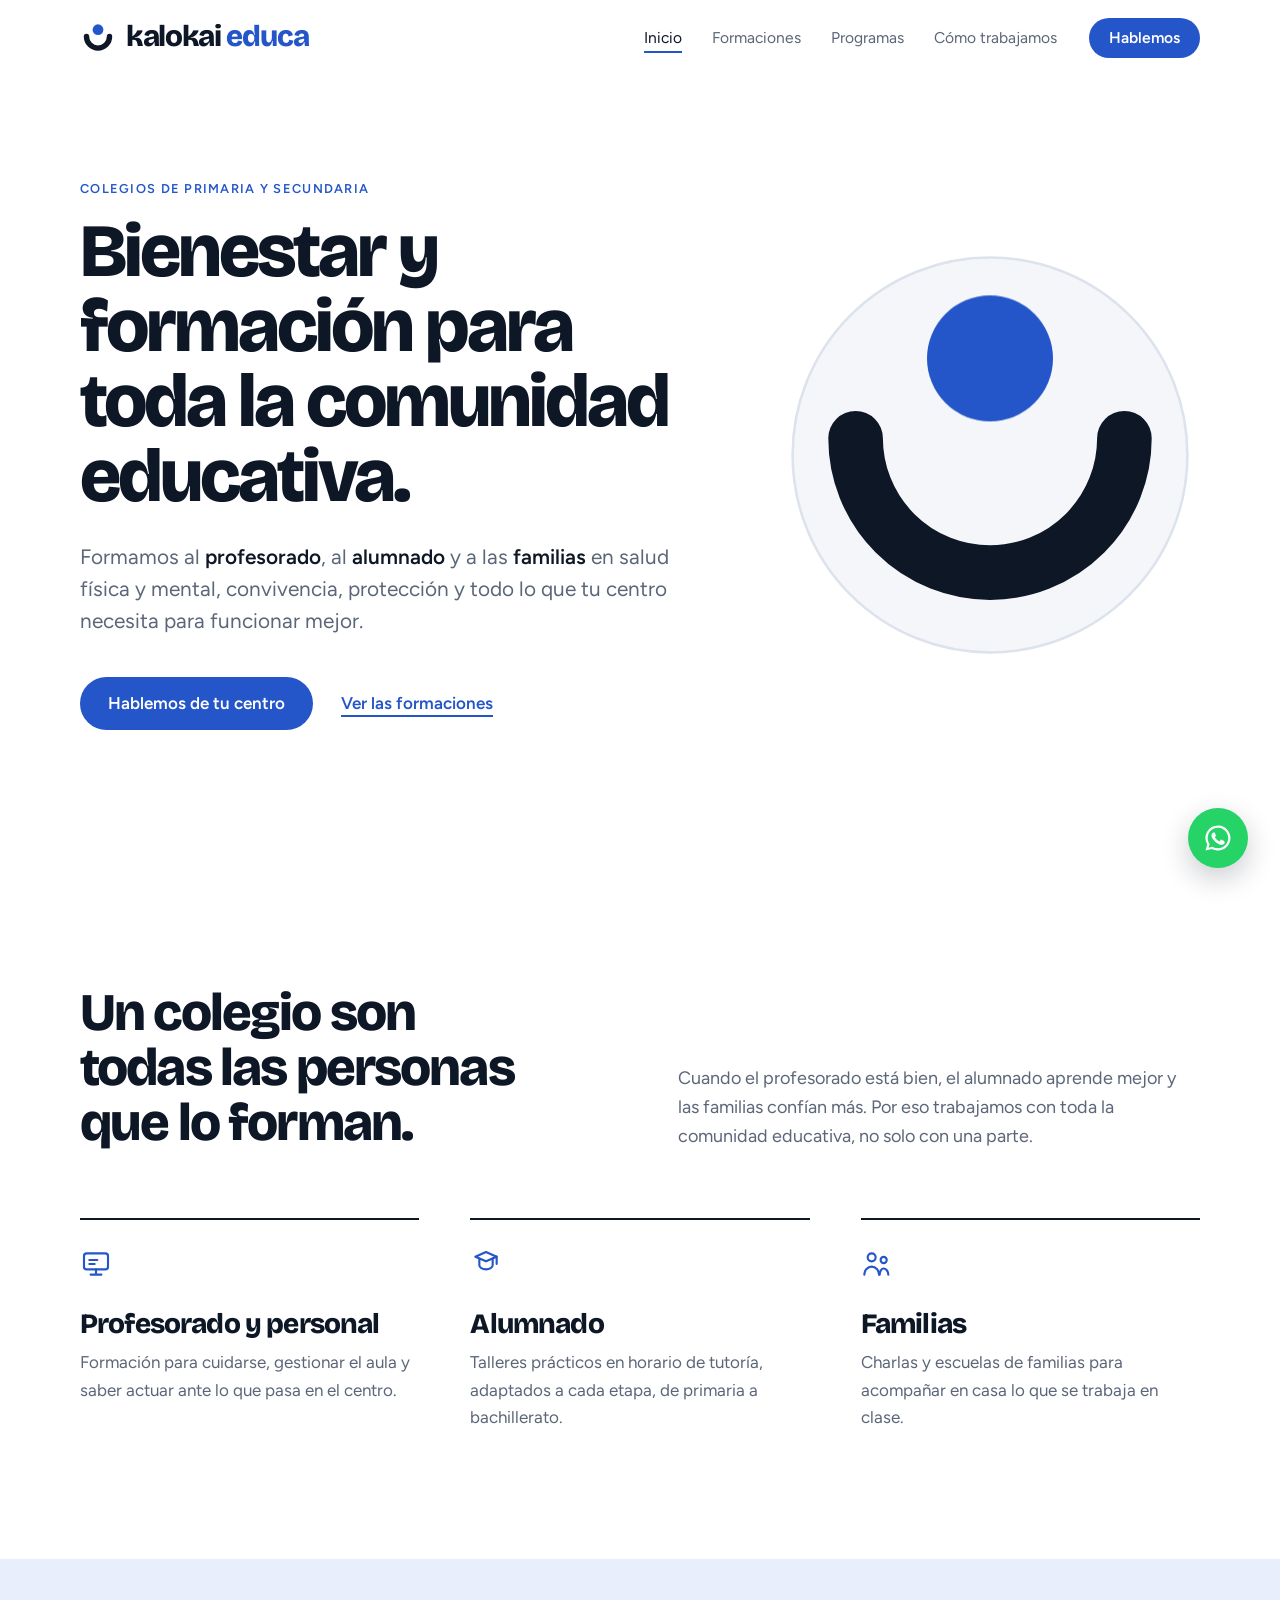
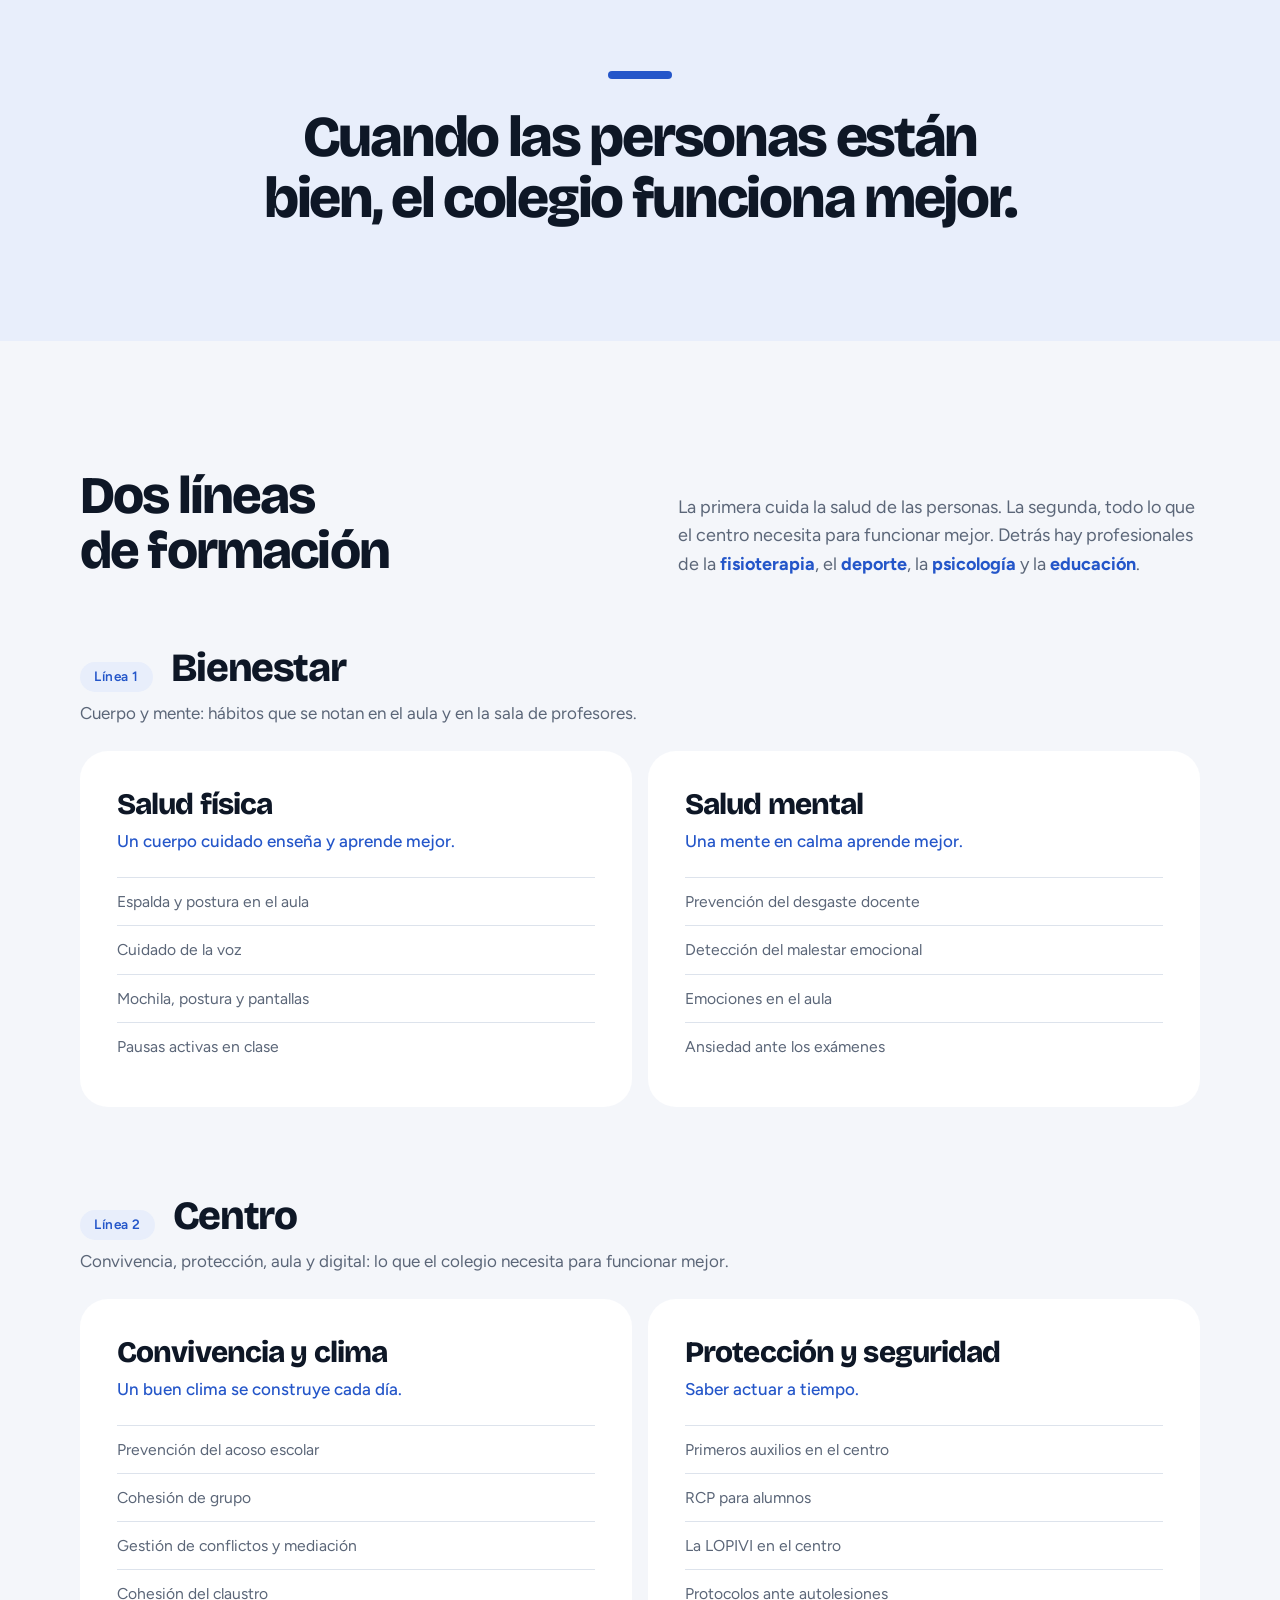
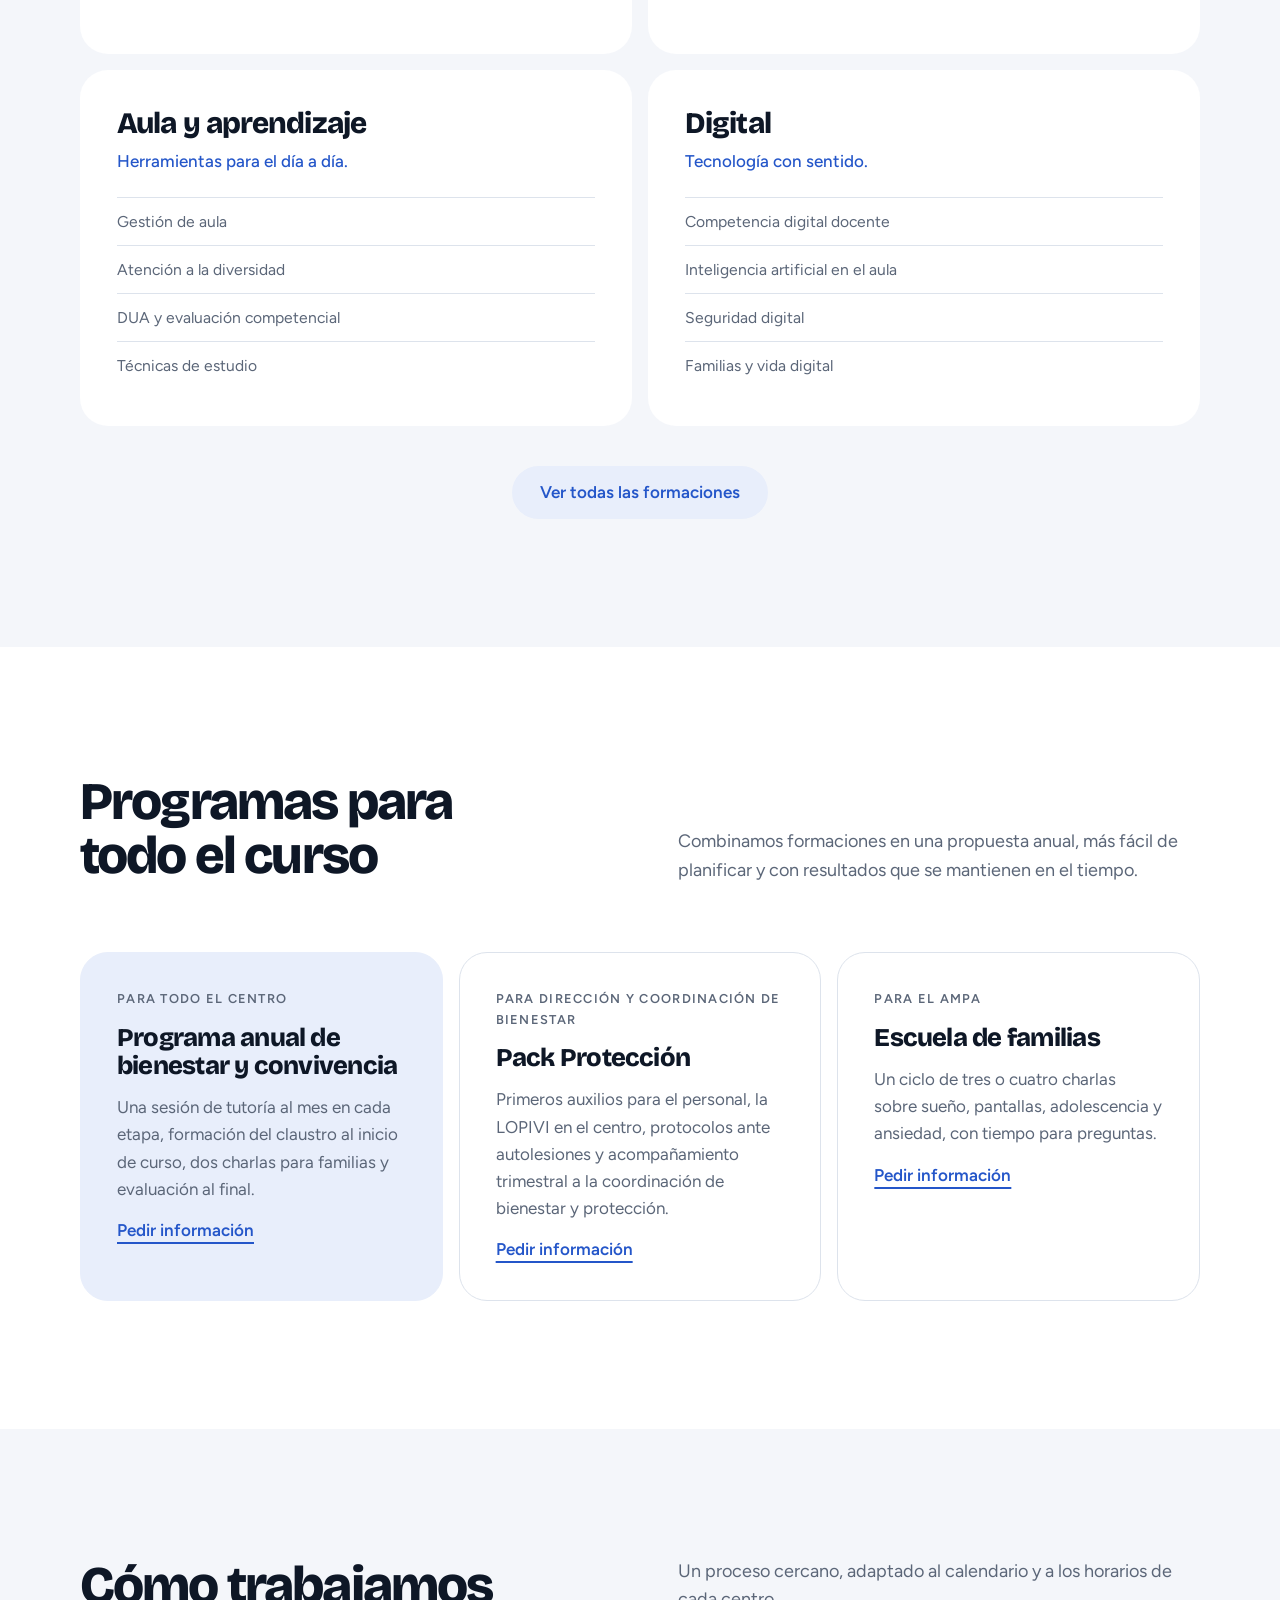
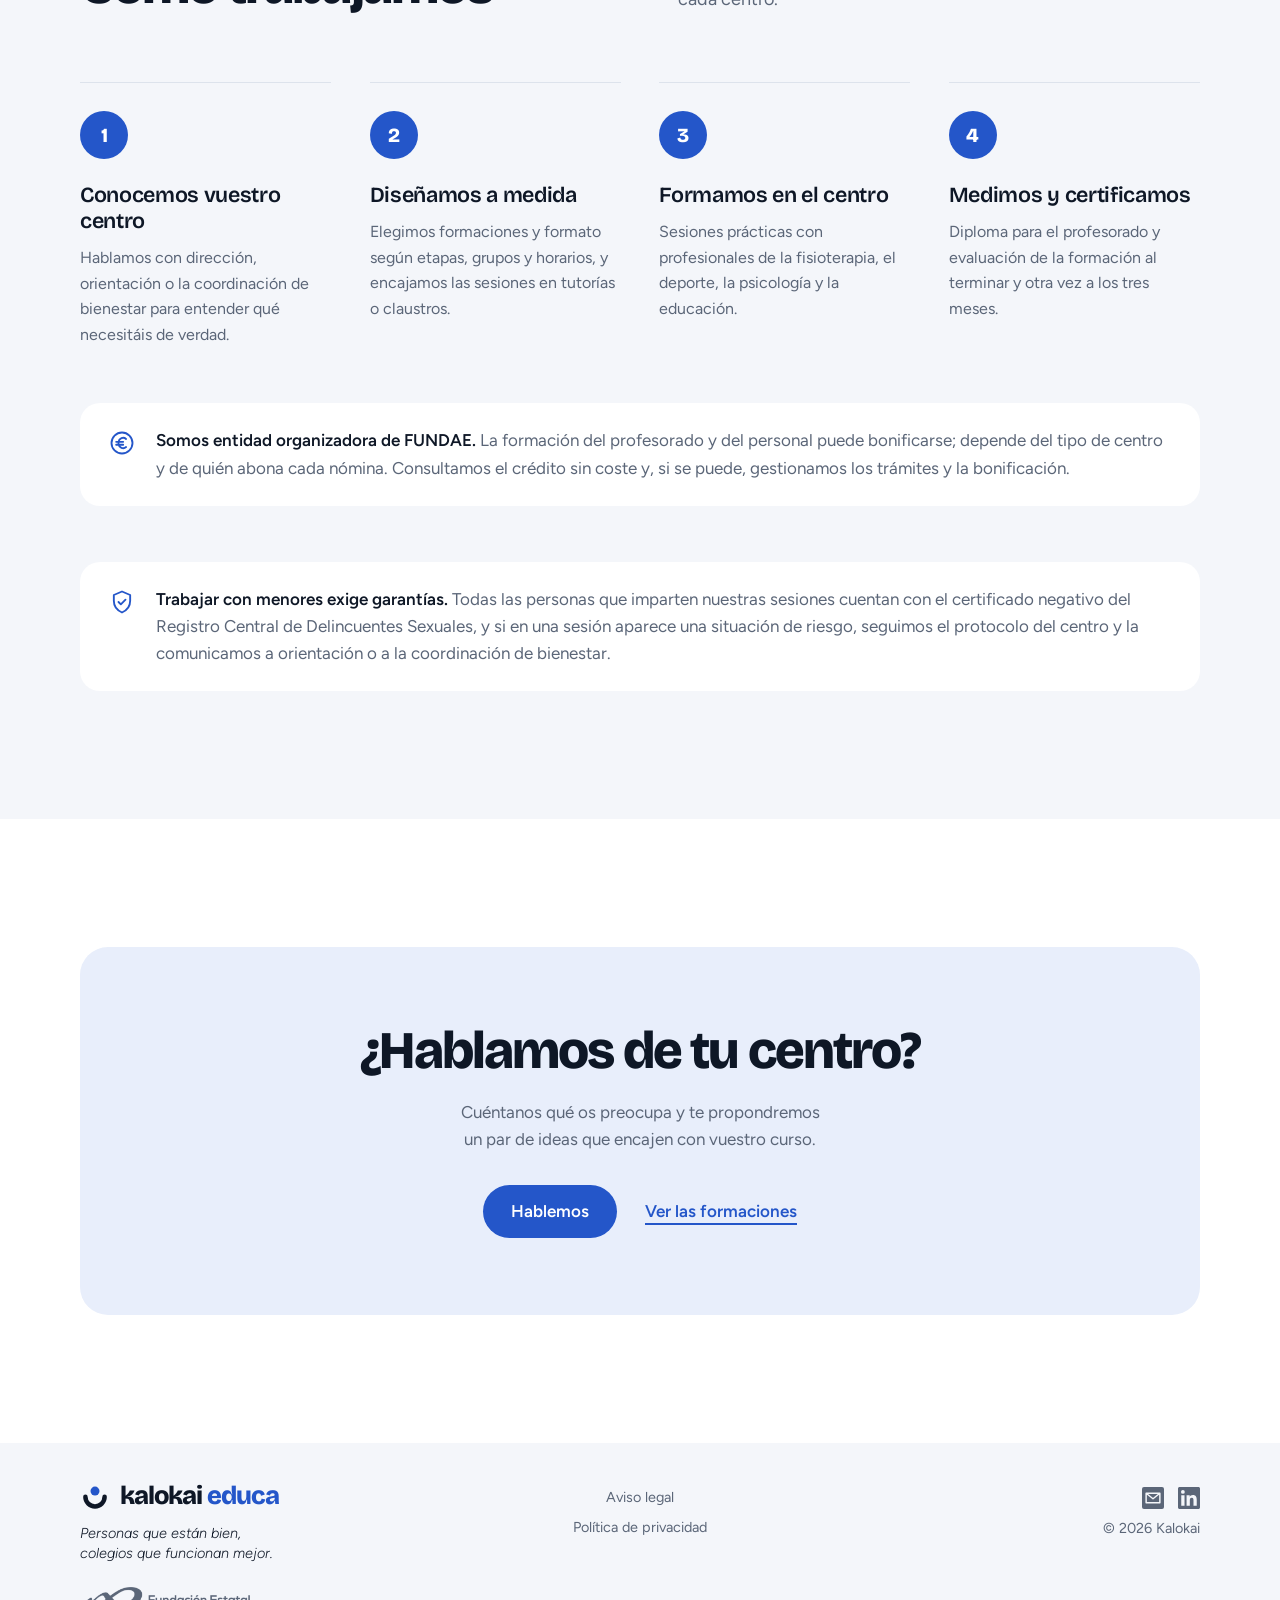
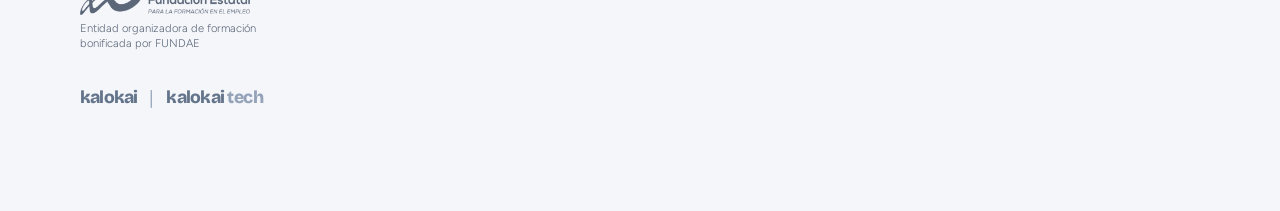
<file: index.html>
<!doctype html>
<html lang="es">
<head>
  <meta charset="utf-8">
  <meta name="viewport" content="width=device-width, initial-scale=1">
  <title>Kalokai Educa · Bienestar y formación para centros educativos</title>
  <meta name="description" content="Kalokai Educa forma al profesorado, al alumnado y a las familias de colegios de primaria y secundaria en salud física y mental, convivencia, protección y más.">
  <meta name="theme-color" content="#FFFFFF">
  <link rel="icon" href="favicon.svg" type="image/svg+xml">
  <link rel="preconnect" href="https://fonts.googleapis.com">
  <link rel="preconnect" href="https://fonts.gstatic.com" crossorigin>
  <link href="https://fonts.googleapis.com/css2?family=Bricolage+Grotesque:opsz,wght@12..96,600;12..96,800&family=Figtree:ital,wght@0,300;0,400;0,500;0,600;0,700;1,300&display=swap" rel="stylesheet">
  <link rel="stylesheet" href="styles.css">
</head>
<body>
  <a class="skip" href="#contenido">Saltar al contenido</a>

  <header class="site-header">
    <div class="wrap header-inner">
      <a class="logo" href="index.html" aria-label="Kalokai Educa, inicio">
        <svg class="logo-mark" viewBox="0 0 100 100" aria-hidden="true">
          <path d="M18 46 A32 32 0 0 0 82 46" class="logo-arc"></path>
          <circle cx="50" cy="27" r="15" class="logo-dot"></circle>
        </svg>
        <span class="logo-word">kalokai<span class="logo-sub">educa</span></span>
      </a>
      <nav aria-label="Principal">
        <ul class="nav">
          <li><a href="index.html" aria-current="page">Inicio</a></li>
          <li><a href="formaciones.html">Formaciones</a></li>
          <li><a href="index.html#programas">Programas</a></li>
          <li><a href="index.html#metodo">Cómo trabajamos</a></li>
        </ul>
      </nav>
      <a class="btn btn-small" href="#solicitud" data-solicitud>Hablemos</a>
    </div>
  </header>

  <main id="contenido">
    <section class="hero">
      <div class="wrap hero-grid">
        <div class="hero-copy">
          <p class="eyebrow">Colegios de primaria y secundaria</p>
          <h1 class="display">Bienestar y formación para toda la comunidad educativa.</h1>
          <p class="lede">Formamos al <strong>profesorado</strong>, al <strong>alumnado</strong> y a las <strong>familias</strong> en salud física y mental, convivencia, protección y todo lo que tu centro necesita para funcionar mejor.</p>
          <div class="actions">
            <a class="btn" href="#solicitud" data-solicitud>Hablemos de tu centro</a>
            <a class="link" href="formaciones.html">Ver las formaciones</a>
          </div>
        </div>
        <div class="hero-art" aria-hidden="true">
          <svg viewBox="0 0 100 100">
            <circle cx="50" cy="50" r="47" class="ring"></circle>
            <path d="M18 46 A32 32 0 0 0 82 46" class="art-arc"></path>
            <circle cx="50" cy="27" r="15" class="art-dot"></circle>
          </svg>
        </div>
      </div>
    </section>

    <section id="enfoque" class="section" aria-labelledby="enfoque-title">
      <div class="wrap">
        <div class="section-head">
          <h2 id="enfoque-title" class="h2">Un colegio son todas las personas que lo forman.</h2>
          <p class="intro">Cuando el profesorado está bien, el alumnado aprende mejor y las familias confían más. Por eso trabajamos con toda la comunidad educativa, no solo con una parte.</p>
        </div>
        <ul class="publicos">
          <li>
            <svg class="icon" viewBox="0 0 24 24" aria-hidden="true"><rect x="3" y="4" width="18" height="12" rx="2"/><path d="M8 20h8M12 16v4M7 9h6M7 12h4"/></svg>
            <h3>Profesorado y personal</h3>
            <p>Formación para cuidarse, gestionar el aula y saber actuar ante lo que pasa en el centro.</p>
          </li>
          <li>
            <svg class="icon" viewBox="0 0 24 24" aria-hidden="true"><path d="M4 6.5 12 3l8 3.5-8 3.5-8-3.5Z"/><path d="M7 8v5c0 1.7 2.2 3 5 3s5-1.3 5-3V8"/><path d="M20 6.5V12"/></svg>
            <h3>Alumnado</h3>
            <p>Talleres prácticos en horario de tutoría, adaptados a cada etapa, de primaria a bachillerato.</p>
          </li>
          <li>
            <svg class="icon" viewBox="0 0 24 24" aria-hidden="true"><circle cx="8" cy="7" r="3"/><circle cx="17" cy="9" r="2.3"/><path d="M2.5 20c0-3.3 2.5-6 5.5-6s5.5 2.7 5.5 6"/><path d="M14 20c0-2.6 1.4-4.6 3-4.6s3.5 2 3.5 4.6"/></svg>
            <h3>Familias</h3>
            <p>Charlas y escuelas de familias para acompañar en casa lo que se trabaja en clase.</p>
          </li>
        </ul>
      </div>
    </section>

    <section class="statement" aria-label="Lo que creemos">
      <div class="wrap statement-inner">
        <span class="bar" aria-hidden="true"></span>
        <p>Cuando las personas están bien, el colegio funciona mejor.</p>
      </div>
    </section>

    <section id="lineas" class="section section-tiza" aria-labelledby="lineas-title">
      <div class="wrap">
        <div class="section-head">
          <h2 id="lineas-title" class="h2">Dos líneas de formación</h2>
          <p class="intro">La primera cuida la salud de las personas. La segunda, todo lo que el centro necesita para funcionar mejor. Detrás hay profesionales de la <strong class="azul">fisioterapia</strong>, el <strong class="azul">deporte</strong>, la <strong class="azul">psicología</strong> y la <strong class="azul">educación</strong>.</p>
        </div>

        <div class="linea">
          <div class="linea-head">
            <span class="linea-num">Línea 1</span>
            <h3>Bienestar</h3>
            <p>Cuerpo y mente: hábitos que se notan en el aula y en la sala de profesores.</p>
          </div>
          <div class="bloques bloques-2">
            <article class="bloque">
              <h4>Salud física</h4>
              <p class="bloque-tag">Un cuerpo cuidado enseña y aprende mejor.</p>
              <ul><li>Espalda y postura en el aula</li><li>Cuidado de la voz</li><li>Mochila, postura y pantallas</li><li>Pausas activas en clase</li></ul>
            </article>
            <article class="bloque">
              <h4>Salud mental</h4>
              <p class="bloque-tag">Una mente en calma aprende mejor.</p>
              <ul><li>Prevención del desgaste docente</li><li>Detección del malestar emocional</li><li>Emociones en el aula</li><li>Ansiedad ante los exámenes</li></ul>
            </article>
          </div>
        </div>

        <div class="linea">
          <div class="linea-head">
            <span class="linea-num">Línea 2</span>
            <h3>Centro</h3>
            <p>Convivencia, protección, aula y digital: lo que el colegio necesita para funcionar mejor.</p>
          </div>
          <div class="bloques bloques-2">
            <article class="bloque">
              <h4>Convivencia y clima</h4>
              <p class="bloque-tag">Un buen clima se construye cada día.</p>
              <ul><li>Prevención del acoso escolar</li><li>Cohesión de grupo</li><li>Gestión de conflictos y mediación</li><li>Cohesión del claustro</li></ul>
            </article>
            <article class="bloque">
              <h4>Protección y seguridad</h4>
              <p class="bloque-tag">Saber actuar a tiempo.</p>
              <ul><li>Primeros auxilios en el centro</li><li>RCP para alumnos</li><li>La LOPIVI en el centro</li><li>Protocolos ante autolesiones</li></ul>
            </article>
            <article class="bloque">
              <h4>Aula y aprendizaje</h4>
              <p class="bloque-tag">Herramientas para el día a día.</p>
              <ul><li>Gestión de aula</li><li>Atención a la diversidad</li><li>DUA y evaluación competencial</li><li>Técnicas de estudio</li></ul>
            </article>
            <article class="bloque">
              <h4>Digital</h4>
              <p class="bloque-tag">Tecnología con sentido.</p>
              <ul><li>Competencia digital docente</li><li>Inteligencia artificial en el aula</li><li>Seguridad digital</li><li>Familias y vida digital</li></ul>
            </article>
          </div>
        </div>

        <div class="actions" style="justify-content:center">
          <a class="btn btn-secondary" href="formaciones.html">Ver todas las formaciones</a>
        </div>
      </div>
    </section>

    <section id="programas" class="section" aria-labelledby="programas-title">
      <div class="wrap">
        <div class="section-head">
          <h2 id="programas-title" class="h2">Programas para todo el curso</h2>
          <p class="intro">Combinamos formaciones en una propuesta anual, más fácil de planificar y con resultados que se mantienen en el tiempo.</p>
        </div>
        <div class="programas">
          <article class="programa destacado">
            <p class="programa-para">Para todo el centro</p>
            <h3>Programa anual de bienestar y convivencia</h3>
            <p>Una sesión de tutoría al mes en cada etapa, formación del claustro al inicio de curso, dos charlas para familias y evaluación al final.</p>
            <a class="link" href="#solicitud" data-solicitud="programa">Pedir información</a>
          </article>
          <article class="programa">
            <p class="programa-para">Para dirección y coordinación de bienestar</p>
            <h3>Pack Protección</h3>
            <p>Primeros auxilios para el personal, la LOPIVI en el centro, protocolos ante autolesiones y acompañamiento trimestral a la coordinación de bienestar y protección.</p>
            <a class="link" href="#solicitud" data-solicitud="programa">Pedir información</a>
          </article>
          <article class="programa">
            <p class="programa-para">Para el AMPA</p>
            <h3>Escuela de familias</h3>
            <p>Un ciclo de tres o cuatro charlas sobre sueño, pantallas, adolescencia y ansiedad, con tiempo para preguntas.</p>
            <a class="link" href="#solicitud" data-solicitud="programa">Pedir información</a>
          </article>
        </div>
      </div>
    </section>

    <section id="metodo" class="section section-tiza" aria-labelledby="metodo-title">
      <div class="wrap">
        <div class="section-head">
          <h2 id="metodo-title" class="h2">Cómo trabajamos</h2>
          <p class="intro">Un proceso cercano, adaptado al calendario y a los horarios de cada centro.</p>
        </div>
        <ol class="steps">
          <li>
            <h3>Conocemos vuestro centro</h3>
            <p>Hablamos con dirección, orientación o la coordinación de bienestar para entender qué necesitáis de verdad.</p>
          </li>
          <li>
            <h3>Diseñamos a medida</h3>
            <p>Elegimos formaciones y formato según etapas, grupos y horarios, y encajamos las sesiones en tutorías o claustros.</p>
          </li>
          <li>
            <h3>Formamos en el centro</h3>
            <p>Sesiones prácticas con profesionales de la fisioterapia, el deporte, la psicología y la educación.</p>
          </li>
          <li>
            <h3>Medimos y certificamos</h3>
            <p>Diploma para el profesorado y evaluación de la formación al terminar y otra vez a los tres meses.</p>
          </li>
        </ol>
        <div class="nota">
          <svg class="icon" viewBox="0 0 24 24" aria-hidden="true"><circle cx="12" cy="12" r="9"/><path d="M15.5 8.5A4 4 0 0 0 9 11v2a4 4 0 0 0 6.5 2.5M7 11h6M7 13.5h6"/></svg>
          <p><strong>Somos entidad organizadora de FUNDAE.</strong> La formación del profesorado y del personal puede bonificarse; depende del tipo de centro y de quién abona cada nómina. Consultamos el crédito sin coste y, si se puede, gestionamos los trámites y la bonificación.</p>
        </div>
        <div class="nota">
          <svg class="icon" viewBox="0 0 24 24" aria-hidden="true"><path d="M12 3 5 6v5c0 4.5 3 8.3 7 10 4-1.7 7-5.5 7-10V6l-7-3Z"/><path d="m9 12 2 2 4-4"/></svg>
          <p><strong>Trabajar con menores exige garantías.</strong> Todas las personas que imparten nuestras sesiones cuentan con el certificado negativo del Registro Central de Delincuentes Sexuales, y si en una sesión aparece una situación de riesgo, seguimos el protocolo del centro y la comunicamos a orientación o a la coordinación de bienestar.</p>
        </div>
      </div>
    </section>

    <section class="cierre" aria-labelledby="cierre-title">
      <div class="wrap">
        <div class="cierre-card">
          <h2 id="cierre-title" class="h2">¿Hablamos de tu centro?</h2>
          <p>Cuéntanos qué os preocupa y te propondremos un par de ideas que encajen con vuestro curso.</p>
          <div class="actions">
            <a class="btn" href="#solicitud" data-solicitud>Hablemos</a>
            <a class="link" href="formaciones.html">Ver las formaciones</a>
          </div>
        </div>
      </div>
    </section>
  </main>

  <footer class="site-footer">
    <div class="wrap footer-inner">
      <div class="footer-brand">
        <a class="logo" href="index.html" aria-label="Kalokai Educa, inicio">
        <svg class="logo-mark" viewBox="0 0 100 100" aria-hidden="true">
          <path d="M18 46 A32 32 0 0 0 82 46" class="logo-arc"></path>
          <circle cx="50" cy="27" r="15" class="logo-dot"></circle>
        </svg>
        <span class="logo-word">kalokai<span class="logo-sub">educa</span></span>
        </a>
        <p class="footer-claim">Personas que están bien,<br>colegios que funcionan mejor.</p>
        <div class="footer-fundae">
          <img src="fundae-logo.png" width="1200" height="197" alt="FUNDAE">
          <p>Entidad organizadora de formación bonificada por FUNDAE</p>
        </div>
        <div class="footer-family" aria-label="Otras líneas de Kalokai">
          <a class="family-word" href="https://www.kalokai.es">kalokai</a>
          <span class="family-sep" aria-hidden="true">|</span>
          <a class="family-word" href="https://tech.kalokai.es">kalokai<span class="family-tech">tech</span></a>
        </div>
      </div>
      <div class="footer-links">
        <a class="footer-link" href="aviso-legal.html">Aviso legal</a>
        <a class="footer-link" href="privacidad.html">Política de privacidad</a>
      </div>
      <div class="footer-contact">
        <div class="footer-social">
          <a class="footer-icon" href="mailto:hola@kalokai.es" aria-label="Escríbenos a hola@kalokai.es" title="hola@kalokai.es">
            <svg viewBox="0 0 24 24" aria-hidden="true"><rect width="24" height="24" rx="2.2"/><path class="cut" d="M4.5 6.8h15v10.4h-15zM5.2 7.4l6.8 5.4 6.8-5.4"/></svg>
          </a>
          <a class="footer-icon" href="https://www.linkedin.com/company/kalokai/" target="_blank" rel="noopener" aria-label="Kalokai en LinkedIn">
            <svg viewBox="0 0 24 24" aria-hidden="true"><path d="M20.45 20.45h-3.56v-5.57c0-1.33-.02-3.04-1.85-3.04-1.85 0-2.14 1.45-2.14 2.94v5.67H9.35V9h3.41v1.56h.05c.48-.9 1.64-1.85 3.37-1.85 3.6 0 4.27 2.37 4.27 5.46v6.28ZM5.34 7.43a2.06 2.06 0 1 1 0-4.13 2.06 2.06 0 0 1 0 4.13ZM7.12 20.45H3.56V9h3.56v11.45ZM22.22 0H1.77C.79 0 0 .77 0 1.73v20.54C0 23.23.79 24 1.77 24h20.45c.98 0 1.78-.77 1.78-1.73V1.73C24 .77 23.2 0 22.22 0Z"/></svg>
          </a>
        </div>
        <p class="small">© 2026 Kalokai</p>
      </div>
    </div>
  </footer>

  <a class="wa-float" href="https://wa.me/34711229286?text=Hola%20Kalokai%20Educa%2C%20me%20gustar%C3%ADa%20recibir%20informaci%C3%B3n%20para%20mi%20centro." target="_blank" rel="noopener" aria-label="Escríbenos por WhatsApp">
    <svg viewBox="0 0 24 24" aria-hidden="true"><path d="M12 2a10 10 0 0 0-8.6 15.1L2 22l5-1.3A10 10 0 1 0 12 2Zm0 18.2a8.2 8.2 0 0 1-4.2-1.1l-.3-.2-3 .8.8-2.9-.2-.3A8.2 8.2 0 1 1 12 20.2Zm4.5-6.1c-.2-.1-1.5-.7-1.7-.8-.2-.1-.4-.1-.6.1l-.8 1c-.1.2-.3.2-.5.1a6.7 6.7 0 0 1-3.3-2.9c-.3-.4.3-.4.7-1.4.1-.2 0-.3 0-.4l-.8-1.8c-.2-.5-.4-.4-.6-.4h-.5a1 1 0 0 0-.7.3 3 3 0 0 0-.9 2.2 5.2 5.2 0 0 0 1.1 2.7 11.8 11.8 0 0 0 4.5 4c1.7.7 2.3.8 3.1.6.5-.1 1.5-.6 1.7-1.2.2-.6.2-1.1.2-1.2-.1-.1-.2-.2-.5-.3Z"/></svg>
  </a>

  <script src="script.js"></script>
</body>
</html>
</file>
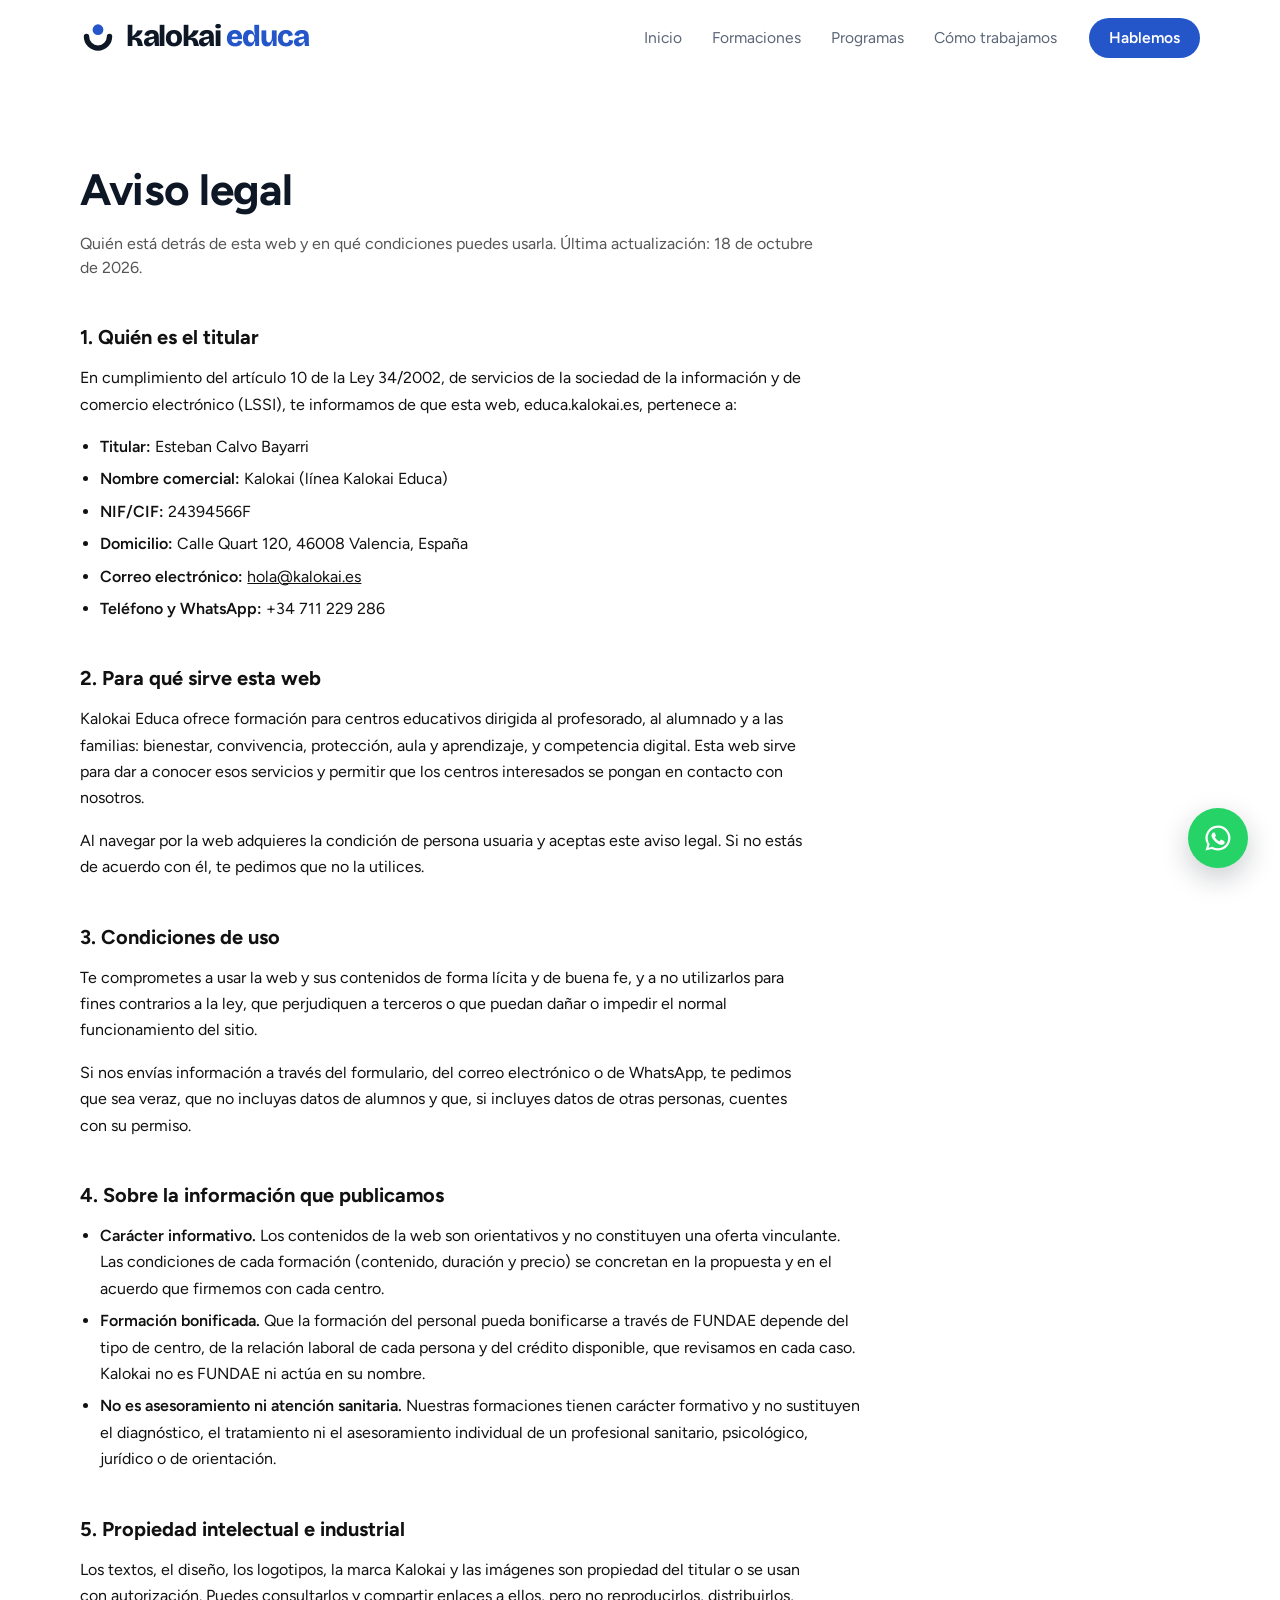
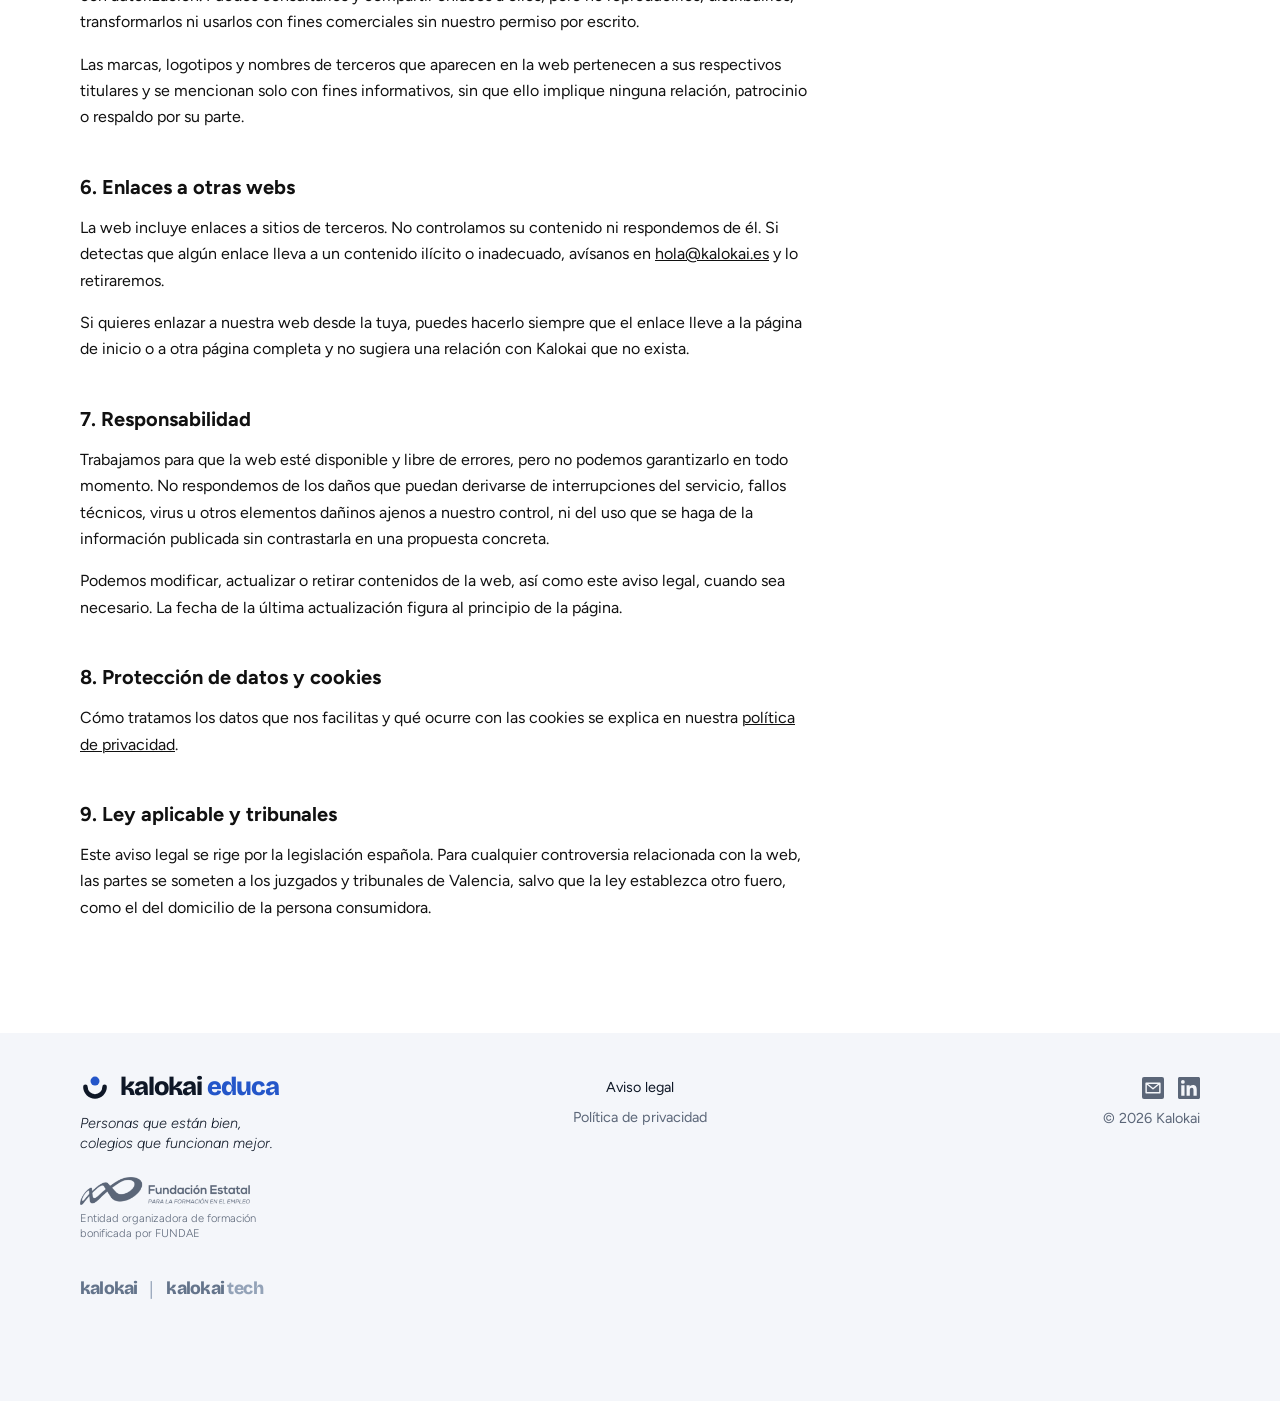
<file: aviso-legal.html>
<!doctype html>
<html lang="es">
<head>
  <meta charset="utf-8">
  <meta name="viewport" content="width=device-width, initial-scale=1">
  <title>Aviso legal · Kalokai Educa</title>
  <meta name="description" content="Datos identificativos del titular de la web de Kalokai Educa y condiciones de uso del sitio.">
  <meta name="theme-color" content="#FFFFFF">
  <meta name="robots" content="noindex">
  <link rel="icon" href="favicon.svg" type="image/svg+xml">
  <link rel="preconnect" href="https://fonts.googleapis.com">
  <link rel="preconnect" href="https://fonts.gstatic.com" crossorigin>
  <link href="https://fonts.googleapis.com/css2?family=Bricolage+Grotesque:opsz,wght@12..96,600;12..96,800&family=Figtree:ital,wght@0,300;0,400;0,500;0,600;0,700;1,300&display=swap" rel="stylesheet">
  <link rel="stylesheet" href="styles.css">
</head>
<body class="legal-page">
  <a class="skip" href="#contenido">Saltar al contenido</a>

  <header class="site-header">
    <div class="wrap header-inner">
      <a class="logo" href="index.html" aria-label="Kalokai Educa, inicio">
        <svg class="logo-mark" viewBox="0 0 100 100" aria-hidden="true">
          <path d="M18 46 A32 32 0 0 0 82 46" class="logo-arc"></path>
          <circle cx="50" cy="27" r="15" class="logo-dot"></circle>
        </svg>
        <span class="logo-word">kalokai<span class="logo-sub">educa</span></span>
      </a>
      <nav aria-label="Principal">
        <ul class="nav">
          <li><a href="index.html">Inicio</a></li>
          <li><a href="formaciones.html">Formaciones</a></li>
          <li><a href="index.html#programas">Programas</a></li>
          <li><a href="index.html#metodo">Cómo trabajamos</a></li>
        </ul>
      </nav>
      <a class="btn btn-small" href="#solicitud" data-solicitud>Hablemos</a>
    </div>
  </header>

  <main id="contenido">
    <section class="page-hero">
      <div class="wrap">
        <h1 class="display">Aviso legal</h1>
        <p class="lede">Quién está detrás de esta web y en qué condiciones puedes usarla. Última actualización: 18 de octubre de 2026.</p>
      </div>
    </section>

    <section class="legal-section">
      <div class="wrap legal">

        <h2>1. Quién es el titular</h2>
        <p>En cumplimiento del artículo 10 de la Ley 34/2002, de servicios de la sociedad de la información y de comercio electrónico (LSSI), te informamos de que esta web, educa.kalokai.es, pertenece a:</p>
        <ul>
          <li><strong>Titular:</strong> Esteban Calvo Bayarri</li>
          <li><strong>Nombre comercial:</strong> Kalokai (línea Kalokai Educa)</li>
          <li><strong>NIF/CIF:</strong> 24394566F</li>
          <li><strong>Domicilio:</strong> Calle Quart 120, 46008 Valencia, España</li>
          <li><strong>Correo electrónico:</strong> <a href="mailto:hola@kalokai.es">hola@kalokai.es</a></li>
          <li><strong>Teléfono y WhatsApp:</strong> +34 711 229 286</li>
        </ul>

        <h2>2. Para qué sirve esta web</h2>
        <p>Kalokai Educa ofrece formación para centros educativos dirigida al profesorado, al alumnado y a las familias: bienestar, convivencia, protección, aula y aprendizaje, y competencia digital. Esta web sirve para dar a conocer esos servicios y permitir que los centros interesados se pongan en contacto con nosotros.</p>
        <p>Al navegar por la web adquieres la condición de persona usuaria y aceptas este aviso legal. Si no estás de acuerdo con él, te pedimos que no la utilices.</p>

        <h2>3. Condiciones de uso</h2>
        <p>Te comprometes a usar la web y sus contenidos de forma lícita y de buena fe, y a no utilizarlos para fines contrarios a la ley, que perjudiquen a terceros o que puedan dañar o impedir el normal funcionamiento del sitio.</p>
        <p>Si nos envías información a través del formulario, del correo electrónico o de WhatsApp, te pedimos que sea veraz, que no incluyas datos de alumnos y que, si incluyes datos de otras personas, cuentes con su permiso.</p>

        <h2>4. Sobre la información que publicamos</h2>
        <ul>
          <li><strong>Carácter informativo.</strong> Los contenidos de la web son orientativos y no constituyen una oferta vinculante. Las condiciones de cada formación (contenido, duración y precio) se concretan en la propuesta y en el acuerdo que firmemos con cada centro.</li>
          <li><strong>Formación bonificada.</strong> Que la formación del personal pueda bonificarse a través de FUNDAE depende del tipo de centro, de la relación laboral de cada persona y del crédito disponible, que revisamos en cada caso. Kalokai no es FUNDAE ni actúa en su nombre.</li>
          <li><strong>No es asesoramiento ni atención sanitaria.</strong> Nuestras formaciones tienen carácter formativo y no sustituyen el diagnóstico, el tratamiento ni el asesoramiento individual de un profesional sanitario, psicológico, jurídico o de orientación.</li>
        </ul>

        <h2>5. Propiedad intelectual e industrial</h2>
        <p>Los textos, el diseño, los logotipos, la marca Kalokai y las imágenes son propiedad del titular o se usan con autorización. Puedes consultarlos y compartir enlaces a ellos, pero no reproducirlos, distribuirlos, transformarlos ni usarlos con fines comerciales sin nuestro permiso por escrito.</p>
        <p>Las marcas, logotipos y nombres de terceros que aparecen en la web pertenecen a sus respectivos titulares y se mencionan solo con fines informativos, sin que ello implique ninguna relación, patrocinio o respaldo por su parte.</p>

        <h2>6. Enlaces a otras webs</h2>
        <p>La web incluye enlaces a sitios de terceros. No controlamos su contenido ni respondemos de él. Si detectas que algún enlace lleva a un contenido ilícito o inadecuado, avísanos en <a href="mailto:hola@kalokai.es">hola@kalokai.es</a> y lo retiraremos.</p>
        <p>Si quieres enlazar a nuestra web desde la tuya, puedes hacerlo siempre que el enlace lleve a la página de inicio o a otra página completa y no sugiera una relación con Kalokai que no exista.</p>

        <h2>7. Responsabilidad</h2>
        <p>Trabajamos para que la web esté disponible y libre de errores, pero no podemos garantizarlo en todo momento. No respondemos de los daños que puedan derivarse de interrupciones del servicio, fallos técnicos, virus u otros elementos dañinos ajenos a nuestro control, ni del uso que se haga de la información publicada sin contrastarla en una propuesta concreta.</p>
        <p>Podemos modificar, actualizar o retirar contenidos de la web, así como este aviso legal, cuando sea necesario. La fecha de la última actualización figura al principio de la página.</p>

        <h2>8. Protección de datos y cookies</h2>
        <p>Cómo tratamos los datos que nos facilitas y qué ocurre con las cookies se explica en nuestra <a href="privacidad.html">política de privacidad</a>.</p>

        <h2>9. Ley aplicable y tribunales</h2>
        <p>Este aviso legal se rige por la legislación española. Para cualquier controversia relacionada con la web, las partes se someten a los juzgados y tribunales de Valencia, salvo que la ley establezca otro fuero, como el del domicilio de la persona consumidora.</p>

      </div>
    </section>
  </main>

  <footer class="site-footer">
    <div class="wrap footer-inner">
      <div class="footer-brand">
        <a class="logo" href="index.html" aria-label="Kalokai Educa, inicio">
        <svg class="logo-mark" viewBox="0 0 100 100" aria-hidden="true">
          <path d="M18 46 A32 32 0 0 0 82 46" class="logo-arc"></path>
          <circle cx="50" cy="27" r="15" class="logo-dot"></circle>
        </svg>
        <span class="logo-word">kalokai<span class="logo-sub">educa</span></span>
        </a>
        <p class="footer-claim">Personas que están bien,<br>colegios que funcionan mejor.</p>
        <div class="footer-fundae">
          <img src="fundae-logo.png" width="1200" height="197" alt="FUNDAE">
          <p>Entidad organizadora de formación bonificada por FUNDAE</p>
        </div>
        <div class="footer-family" aria-label="Otras líneas de Kalokai">
          <a class="family-word" href="https://www.kalokai.es">kalokai</a>
          <span class="family-sep" aria-hidden="true">|</span>
          <a class="family-word" href="https://tech.kalokai.es">kalokai<span class="family-tech">tech</span></a>
        </div>
      </div>
      <div class="footer-links">
        <a class="footer-link" href="aviso-legal.html" aria-current="page">Aviso legal</a>
        <a class="footer-link" href="privacidad.html">Política de privacidad</a>
      </div>
      <div class="footer-contact">
        <div class="footer-social">
          <a class="footer-icon" href="mailto:hola@kalokai.es" aria-label="Escríbenos a hola@kalokai.es" title="hola@kalokai.es">
            <svg viewBox="0 0 24 24" aria-hidden="true"><rect width="24" height="24" rx="2.2"/><path class="cut" d="M4.5 6.8h15v10.4h-15zM5.2 7.4l6.8 5.4 6.8-5.4"/></svg>
          </a>
          <a class="footer-icon" href="https://www.linkedin.com/company/kalokai/" target="_blank" rel="noopener" aria-label="Kalokai en LinkedIn">
            <svg viewBox="0 0 24 24" aria-hidden="true"><path d="M20.45 20.45h-3.56v-5.57c0-1.33-.02-3.04-1.85-3.04-1.85 0-2.14 1.45-2.14 2.94v5.67H9.35V9h3.41v1.56h.05c.48-.9 1.64-1.85 3.37-1.85 3.6 0 4.27 2.37 4.27 5.46v6.28ZM5.34 7.43a2.06 2.06 0 1 1 0-4.13 2.06 2.06 0 0 1 0 4.13ZM7.12 20.45H3.56V9h3.56v11.45ZM22.22 0H1.77C.79 0 0 .77 0 1.73v20.54C0 23.23.79 24 1.77 24h20.45c.98 0 1.78-.77 1.78-1.73V1.73C24 .77 23.2 0 22.22 0Z"/></svg>
          </a>
        </div>
        <p class="small">© 2026 Kalokai</p>
      </div>
    </div>
  </footer>

  <a class="wa-float" href="https://wa.me/34711229286?text=Hola%20Kalokai%20Educa%2C%20me%20gustar%C3%ADa%20recibir%20informaci%C3%B3n%20para%20mi%20centro." target="_blank" rel="noopener" aria-label="Escríbenos por WhatsApp">
    <svg viewBox="0 0 24 24" aria-hidden="true"><path d="M12 2a10 10 0 0 0-8.6 15.1L2 22l5-1.3A10 10 0 1 0 12 2Zm0 18.2a8.2 8.2 0 0 1-4.2-1.1l-.3-.2-3 .8.8-2.9-.2-.3A8.2 8.2 0 1 1 12 20.2Zm4.5-6.1c-.2-.1-1.5-.7-1.7-.8-.2-.1-.4-.1-.6.1l-.8 1c-.1.2-.3.2-.5.1a6.7 6.7 0 0 1-3.3-2.9c-.3-.4.3-.4.7-1.4.1-.2 0-.3 0-.4l-.8-1.8c-.2-.5-.4-.4-.6-.4h-.5a1 1 0 0 0-.7.3 3 3 0 0 0-.9 2.2 5.2 5.2 0 0 0 1.1 2.7 11.8 11.8 0 0 0 4.5 4c1.7.7 2.3.8 3.1.6.5-.1 1.5-.6 1.7-1.2.2-.6.2-1.1.2-1.2-.1-.1-.2-.2-.5-.3Z"/></svg>
  </a>

  <script src="script.js"></script>
</body>
</html>
</file>
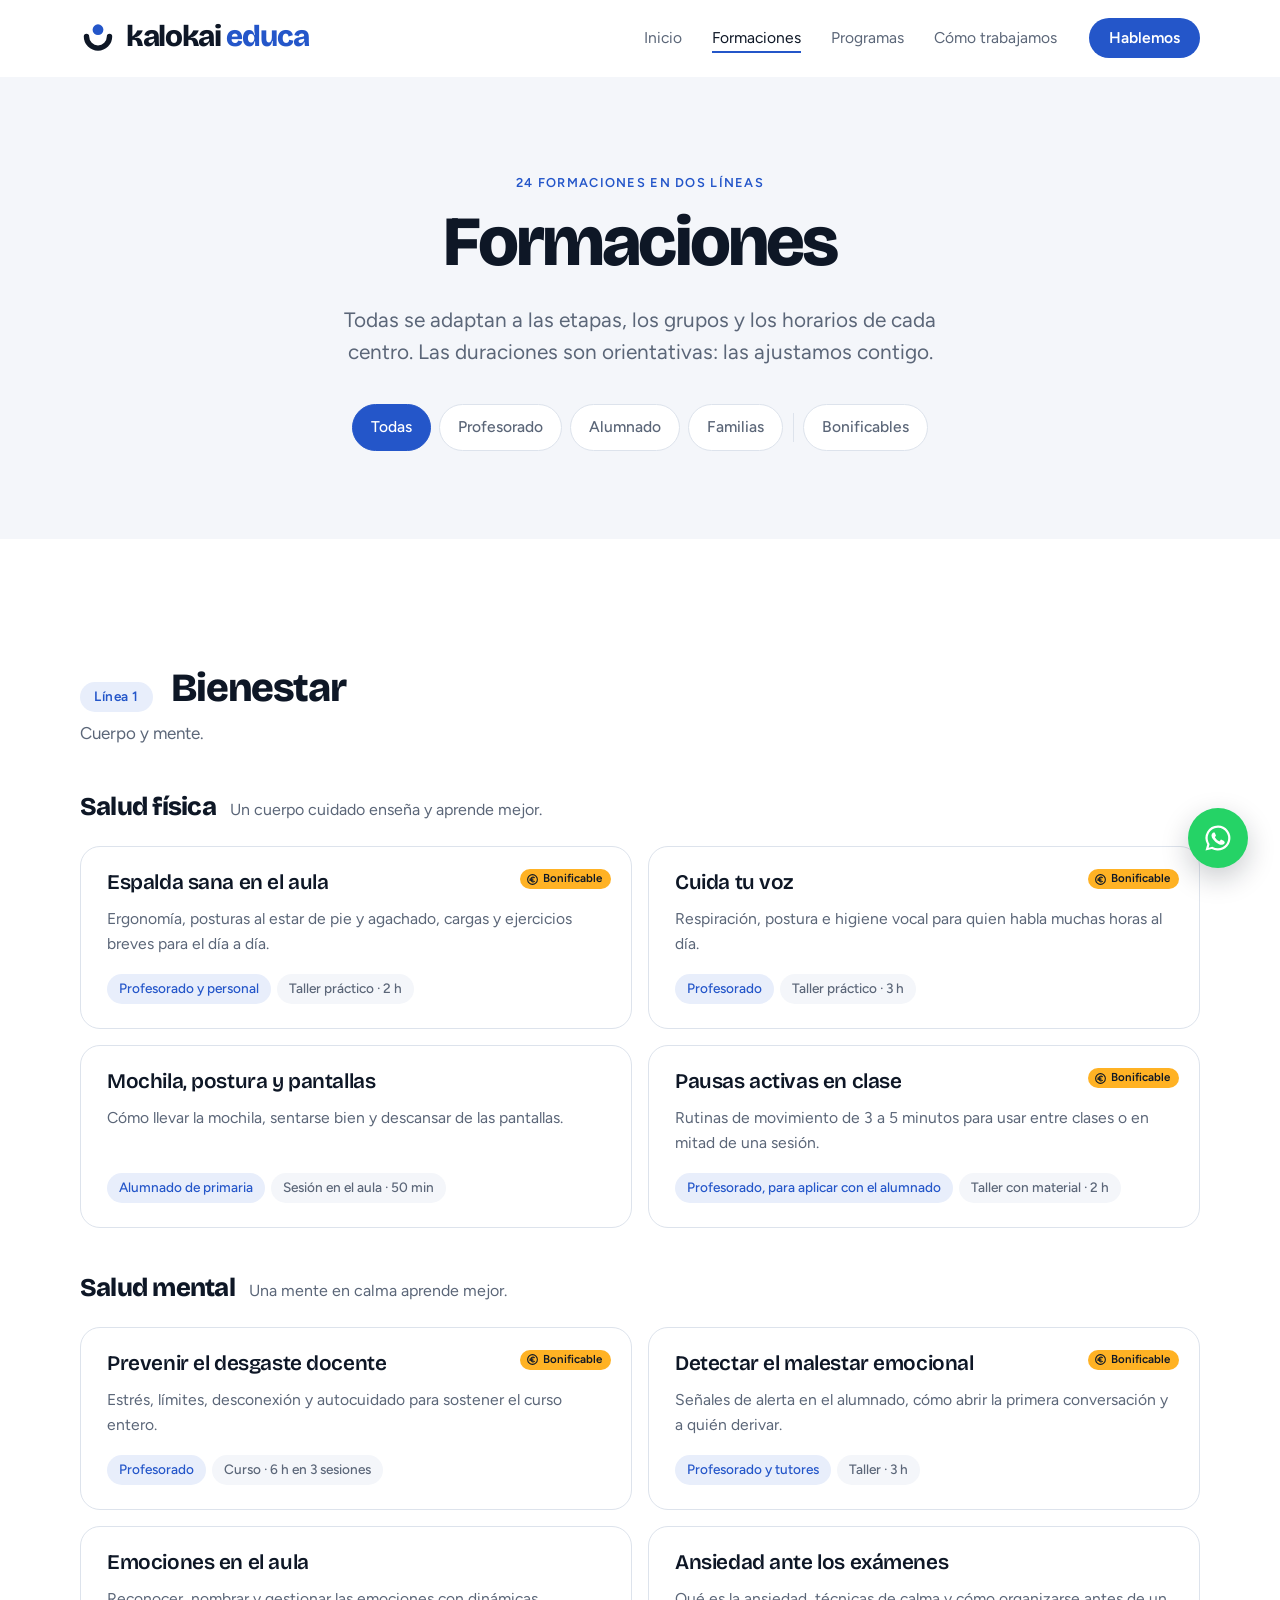
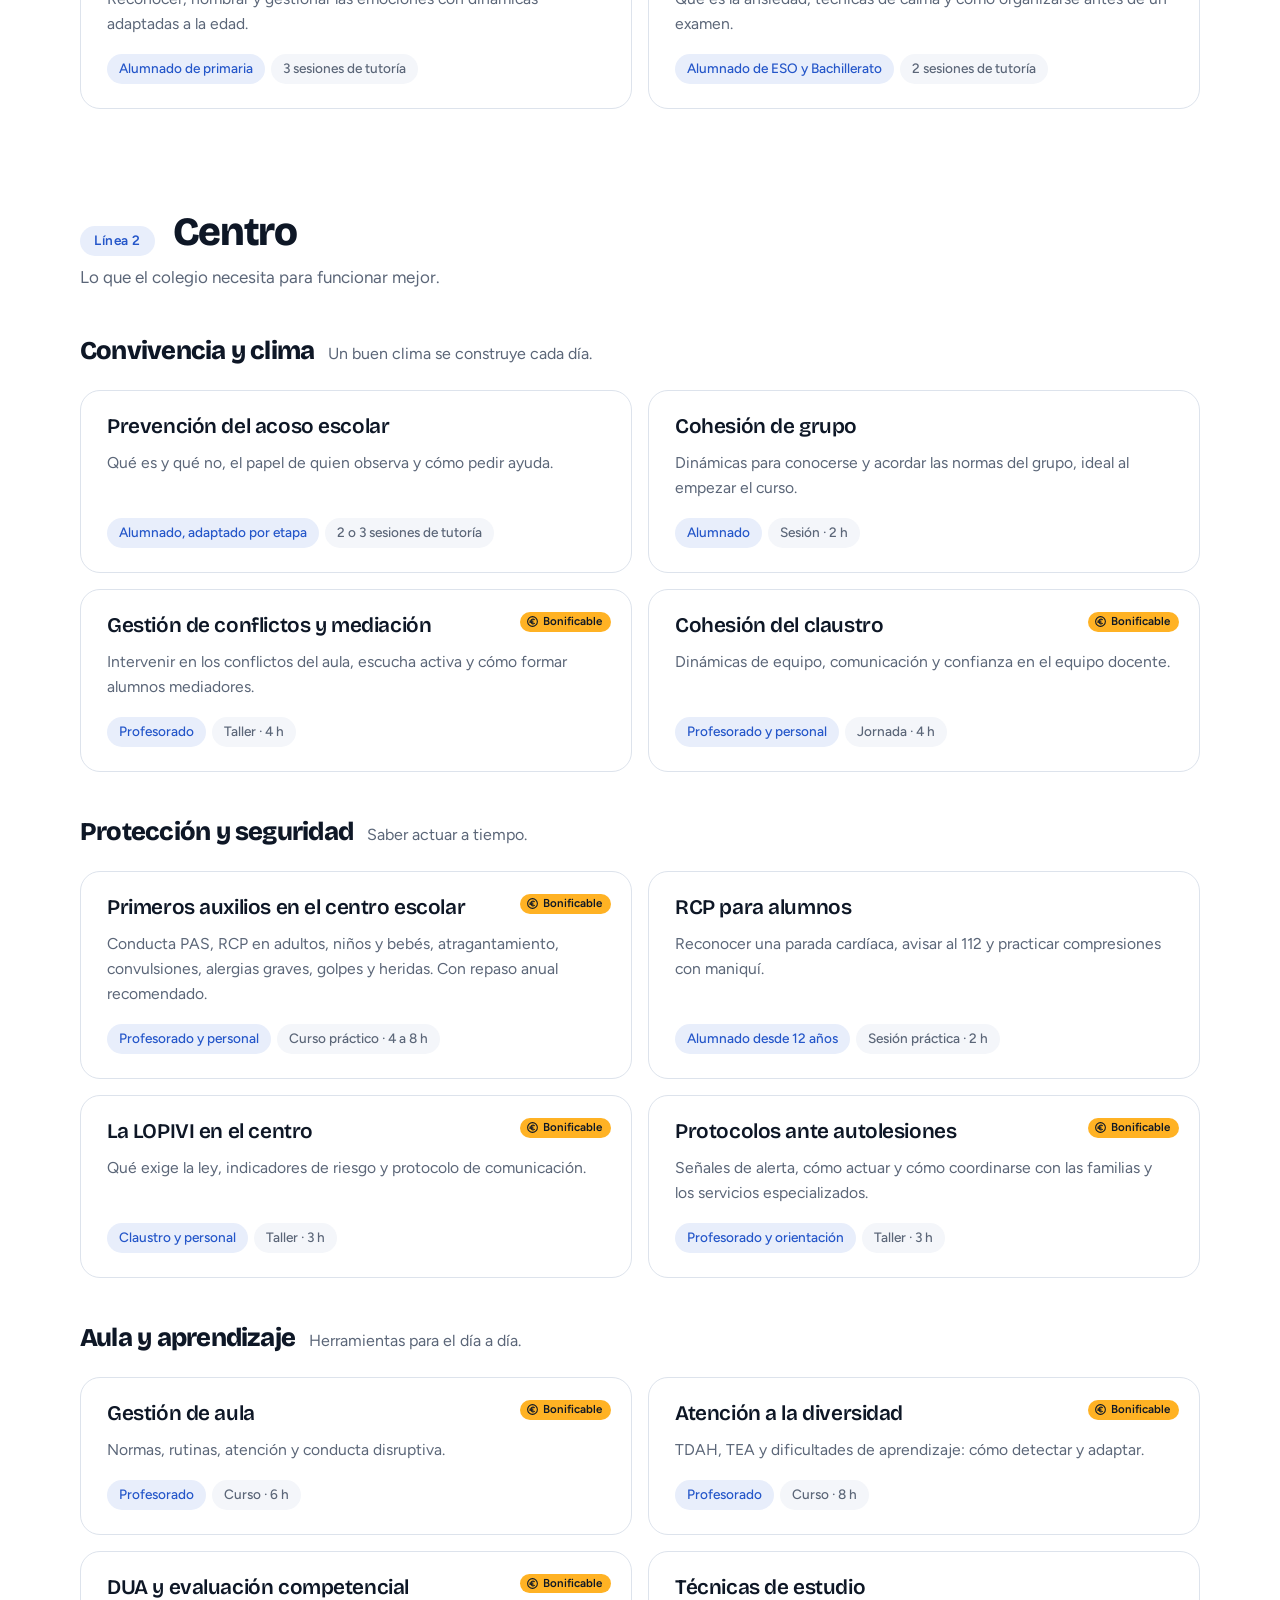
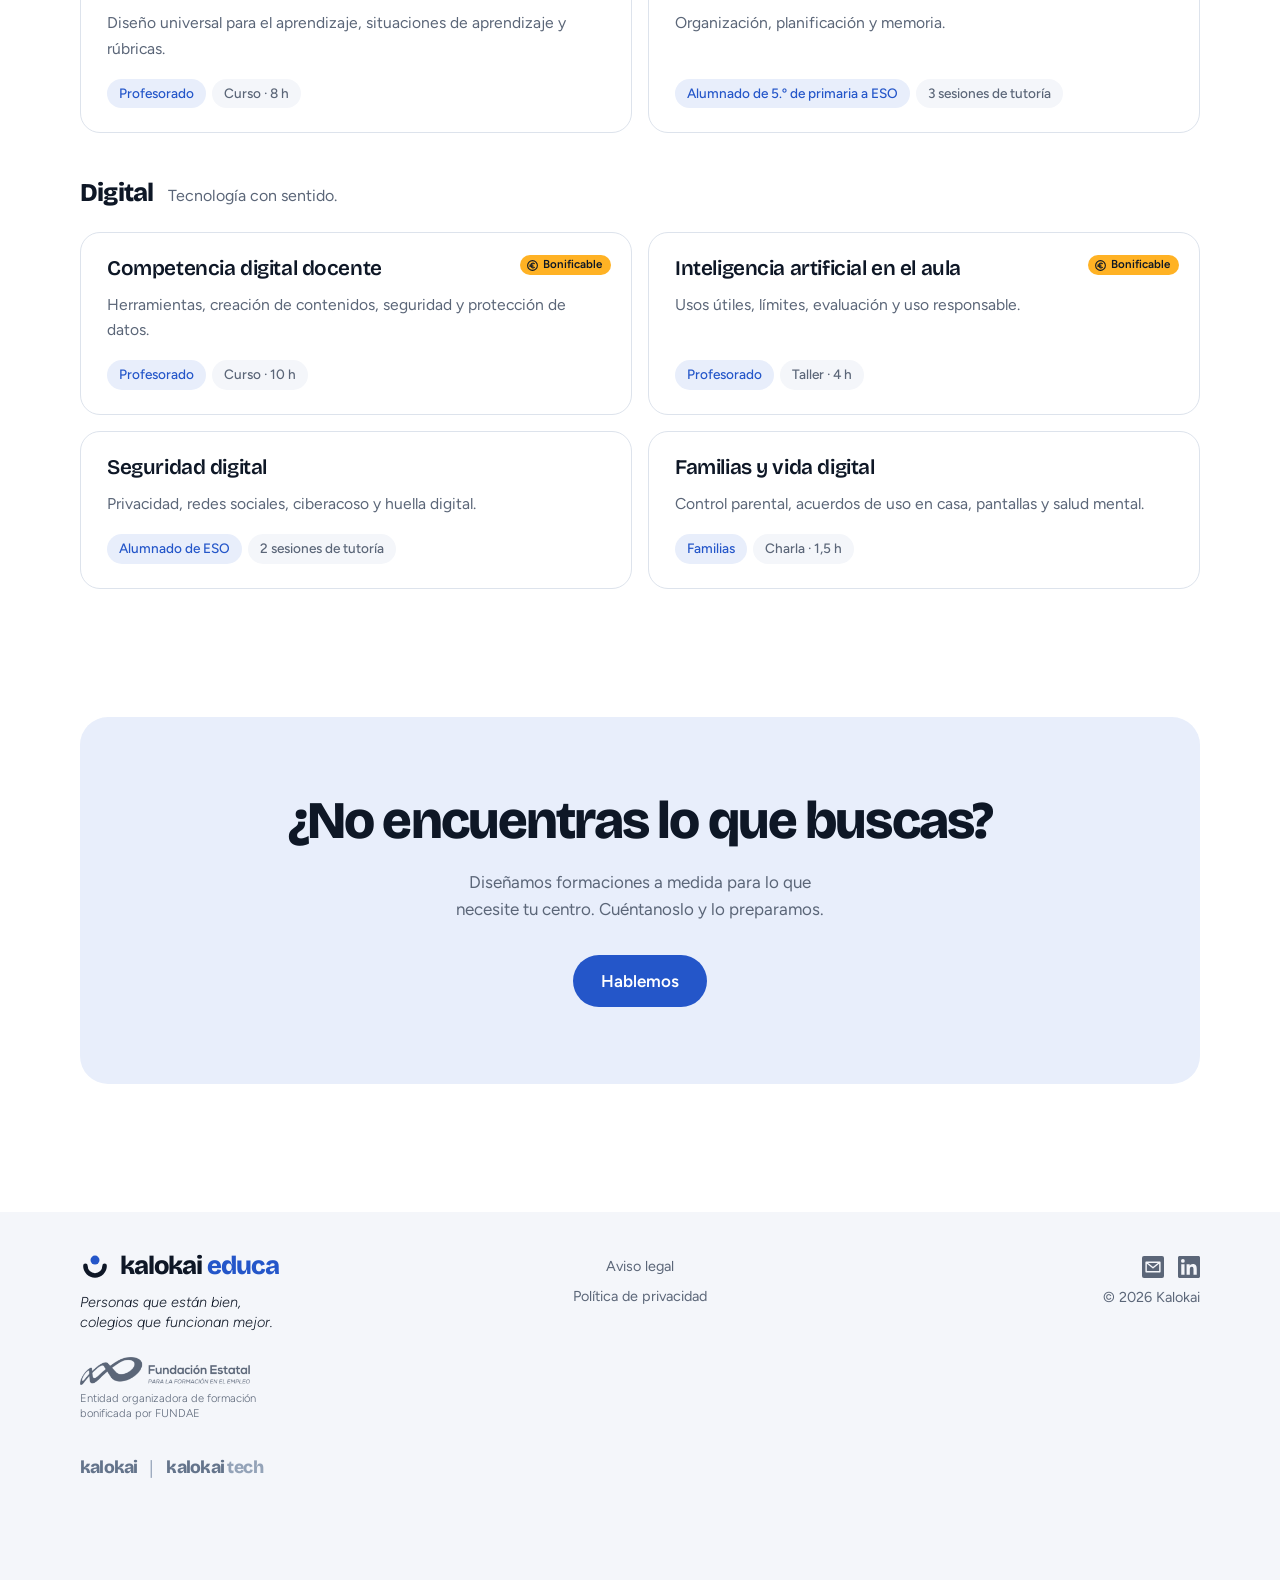
<file: formaciones.html>
<!doctype html>
<html lang="es">
<head>
  <meta charset="utf-8">
  <meta name="viewport" content="width=device-width, initial-scale=1">
  <title>Formaciones · Kalokai Educa</title>
  <meta name="description" content="Catálogo de formaciones de Kalokai Educa para profesorado, alumnado y familias: bienestar, convivencia, protección, aula y digital.">
  <meta name="theme-color" content="#FFFFFF">
  <link rel="icon" href="favicon.svg" type="image/svg+xml">
  <link rel="preconnect" href="https://fonts.googleapis.com">
  <link rel="preconnect" href="https://fonts.gstatic.com" crossorigin>
  <link href="https://fonts.googleapis.com/css2?family=Bricolage+Grotesque:opsz,wght@12..96,600;12..96,800&family=Figtree:ital,wght@0,300;0,400;0,500;0,600;0,700;1,300&display=swap" rel="stylesheet">
  <link rel="stylesheet" href="styles.css">
</head>
<body>
  <a class="skip" href="#contenido">Saltar al contenido</a>

  <header class="site-header">
    <div class="wrap header-inner">
      <a class="logo" href="index.html" aria-label="Kalokai Educa, inicio">
        <svg class="logo-mark" viewBox="0 0 100 100" aria-hidden="true">
          <path d="M18 46 A32 32 0 0 0 82 46" class="logo-arc"></path>
          <circle cx="50" cy="27" r="15" class="logo-dot"></circle>
        </svg>
        <span class="logo-word">kalokai<span class="logo-sub">educa</span></span>
      </a>
      <nav aria-label="Principal">
        <ul class="nav">
          <li><a href="index.html">Inicio</a></li>
          <li><a href="formaciones.html" aria-current="page">Formaciones</a></li>
          <li><a href="index.html#programas">Programas</a></li>
          <li><a href="index.html#metodo">Cómo trabajamos</a></li>
        </ul>
      </nav>
      <a class="btn btn-small" href="#solicitud" data-solicitud>Hablemos</a>
    </div>
  </header>

  <main id="contenido">
    <section class="page-hero">
      <div class="wrap">
        <p class="eyebrow">24 formaciones en dos líneas</p>
        <h1 class="display">Formaciones</h1>
        <p class="lede">Todas se adaptan a las etapas, los grupos y los horarios de cada centro. Las duraciones son orientativas: las ajustamos contigo.</p>
        <div class="filtros" role="group" aria-label="Filtrar formaciones">
          <button class="filtro" type="button" data-filtro="todas" aria-pressed="true">Todas</button>
          <button class="filtro" type="button" data-filtro="profesorado" aria-pressed="false">Profesorado</button>
          <button class="filtro" type="button" data-filtro="alumnado" aria-pressed="false">Alumnado</button>
          <button class="filtro" type="button" data-filtro="familias" aria-pressed="false">Familias</button>
          <button class="filtro filtro-fundae" type="button" data-filtro="bonificable" aria-pressed="false">Bonificables</button>
        </div>
        <p class="filtro-nota" hidden>Formaciones para el profesorado y el personal, que pueden bonificarse con el crédito de FUNDAE. Depende del tipo de centro y de quién abona cada nómina: lo consultamos sin coste.</p>
      </div>
    </section>

    <section class="section" aria-label="Catálogo de formaciones">
      <div class="wrap">
        <div class="catalogo-linea">
          <div class="linea-head">
            <span class="linea-num">Línea 1</span>
            <h3>Bienestar</h3>
            <p>Cuerpo y mente.</p>
          </div>
          <div class="catalogo-area">
            <h3>Salud física <span>Un cuerpo cuidado enseña y aprende mejor.</span></h3>
            <div class="fichas">
              <article class="ficha es-bonificable" data-publico="profesorado bonificable">
                <span class="sello-fundae" title="Puede bonificarse con el crédito de FUNDAE"><svg viewBox="0 0 24 24" aria-hidden="true"><circle cx="12" cy="12" r="9"/><path d="M15.5 8.5A4 4 0 0 0 9 11v2a4 4 0 0 0 6.5 2.5M7 11h6M7 13.5h6"/></svg>Bonificable</span>
                <h4>Espalda sana en el aula</h4>
                <p>Ergonomía, posturas al estar de pie y agachado, cargas y ejercicios breves para el día a día.</p>
                <div class="ficha-meta"><span class="pub">Profesorado y personal</span><span>Taller práctico · 2 h</span></div>
              </article>
              <article class="ficha es-bonificable" data-publico="profesorado bonificable">
                <span class="sello-fundae" title="Puede bonificarse con el crédito de FUNDAE"><svg viewBox="0 0 24 24" aria-hidden="true"><circle cx="12" cy="12" r="9"/><path d="M15.5 8.5A4 4 0 0 0 9 11v2a4 4 0 0 0 6.5 2.5M7 11h6M7 13.5h6"/></svg>Bonificable</span>
                <h4>Cuida tu voz</h4>
                <p>Respiración, postura e higiene vocal para quien habla muchas horas al día.</p>
                <div class="ficha-meta"><span class="pub">Profesorado</span><span>Taller práctico · 3 h</span></div>
              </article>
              <article class="ficha" data-publico="alumnado">
                <h4>Mochila, postura y pantallas</h4>
                <p>Cómo llevar la mochila, sentarse bien y descansar de las pantallas.</p>
                <div class="ficha-meta"><span class="pub">Alumnado de primaria</span><span>Sesión en el aula · 50 min</span></div>
              </article>
              <article class="ficha es-bonificable" data-publico="profesorado alumnado bonificable">
                <span class="sello-fundae" title="Puede bonificarse con el crédito de FUNDAE"><svg viewBox="0 0 24 24" aria-hidden="true"><circle cx="12" cy="12" r="9"/><path d="M15.5 8.5A4 4 0 0 0 9 11v2a4 4 0 0 0 6.5 2.5M7 11h6M7 13.5h6"/></svg>Bonificable</span>
                <h4>Pausas activas en clase</h4>
                <p>Rutinas de movimiento de 3 a 5 minutos para usar entre clases o en mitad de una sesión.</p>
                <div class="ficha-meta"><span class="pub">Profesorado, para aplicar con el alumnado</span><span>Taller con material · 2 h</span></div>
              </article>
            </div>
          </div>
          <div class="catalogo-area">
            <h3>Salud mental <span>Una mente en calma aprende mejor.</span></h3>
            <div class="fichas">
              <article class="ficha es-bonificable" data-publico="profesorado bonificable">
                <span class="sello-fundae" title="Puede bonificarse con el crédito de FUNDAE"><svg viewBox="0 0 24 24" aria-hidden="true"><circle cx="12" cy="12" r="9"/><path d="M15.5 8.5A4 4 0 0 0 9 11v2a4 4 0 0 0 6.5 2.5M7 11h6M7 13.5h6"/></svg>Bonificable</span>
                <h4>Prevenir el desgaste docente</h4>
                <p>Estrés, límites, desconexión y autocuidado para sostener el curso entero.</p>
                <div class="ficha-meta"><span class="pub">Profesorado</span><span>Curso · 6 h en 3 sesiones</span></div>
              </article>
              <article class="ficha es-bonificable" data-publico="profesorado bonificable">
                <span class="sello-fundae" title="Puede bonificarse con el crédito de FUNDAE"><svg viewBox="0 0 24 24" aria-hidden="true"><circle cx="12" cy="12" r="9"/><path d="M15.5 8.5A4 4 0 0 0 9 11v2a4 4 0 0 0 6.5 2.5M7 11h6M7 13.5h6"/></svg>Bonificable</span>
                <h4>Detectar el malestar emocional</h4>
                <p>Señales de alerta en el alumnado, cómo abrir la primera conversación y a quién derivar.</p>
                <div class="ficha-meta"><span class="pub">Profesorado y tutores</span><span>Taller · 3 h</span></div>
              </article>
              <article class="ficha" data-publico="alumnado">
                <h4>Emociones en el aula</h4>
                <p>Reconocer, nombrar y gestionar las emociones con dinámicas adaptadas a la edad.</p>
                <div class="ficha-meta"><span class="pub">Alumnado de primaria</span><span>3 sesiones de tutoría</span></div>
              </article>
              <article class="ficha" data-publico="alumnado">
                <h4>Ansiedad ante los exámenes</h4>
                <p>Qué es la ansiedad, técnicas de calma y cómo organizarse antes de un examen.</p>
                <div class="ficha-meta"><span class="pub">Alumnado de ESO y Bachillerato</span><span>2 sesiones de tutoría</span></div>
              </article>
            </div>
          </div>
        </div>
        <div class="catalogo-linea">
          <div class="linea-head">
            <span class="linea-num">Línea 2</span>
            <h3>Centro</h3>
            <p>Lo que el colegio necesita para funcionar mejor.</p>
          </div>
          <div class="catalogo-area">
            <h3>Convivencia y clima <span>Un buen clima se construye cada día.</span></h3>
            <div class="fichas">
              <article class="ficha" data-publico="alumnado">
                <h4>Prevención del acoso escolar</h4>
                <p>Qué es y qué no, el papel de quien observa y cómo pedir ayuda.</p>
                <div class="ficha-meta"><span class="pub">Alumnado, adaptado por etapa</span><span>2 o 3 sesiones de tutoría</span></div>
              </article>
              <article class="ficha" data-publico="alumnado">
                <h4>Cohesión de grupo</h4>
                <p>Dinámicas para conocerse y acordar las normas del grupo, ideal al empezar el curso.</p>
                <div class="ficha-meta"><span class="pub">Alumnado</span><span>Sesión · 2 h</span></div>
              </article>
              <article class="ficha es-bonificable" data-publico="profesorado bonificable">
                <span class="sello-fundae" title="Puede bonificarse con el crédito de FUNDAE"><svg viewBox="0 0 24 24" aria-hidden="true"><circle cx="12" cy="12" r="9"/><path d="M15.5 8.5A4 4 0 0 0 9 11v2a4 4 0 0 0 6.5 2.5M7 11h6M7 13.5h6"/></svg>Bonificable</span>
                <h4>Gestión de conflictos y mediación</h4>
                <p>Intervenir en los conflictos del aula, escucha activa y cómo formar alumnos mediadores.</p>
                <div class="ficha-meta"><span class="pub">Profesorado</span><span>Taller · 4 h</span></div>
              </article>
              <article class="ficha es-bonificable" data-publico="profesorado bonificable">
                <span class="sello-fundae" title="Puede bonificarse con el crédito de FUNDAE"><svg viewBox="0 0 24 24" aria-hidden="true"><circle cx="12" cy="12" r="9"/><path d="M15.5 8.5A4 4 0 0 0 9 11v2a4 4 0 0 0 6.5 2.5M7 11h6M7 13.5h6"/></svg>Bonificable</span>
                <h4>Cohesión del claustro</h4>
                <p>Dinámicas de equipo, comunicación y confianza en el equipo docente.</p>
                <div class="ficha-meta"><span class="pub">Profesorado y personal</span><span>Jornada · 4 h</span></div>
              </article>
            </div>
          </div>
          <div class="catalogo-area">
            <h3>Protección y seguridad <span>Saber actuar a tiempo.</span></h3>
            <div class="fichas">
              <article class="ficha es-bonificable" data-publico="profesorado bonificable">
                <span class="sello-fundae" title="Puede bonificarse con el crédito de FUNDAE"><svg viewBox="0 0 24 24" aria-hidden="true"><circle cx="12" cy="12" r="9"/><path d="M15.5 8.5A4 4 0 0 0 9 11v2a4 4 0 0 0 6.5 2.5M7 11h6M7 13.5h6"/></svg>Bonificable</span>
                <h4>Primeros auxilios en el centro escolar</h4>
                <p>Conducta PAS, RCP en adultos, niños y bebés, atragantamiento, convulsiones, alergias graves, golpes y heridas. Con repaso anual recomendado.</p>
                <div class="ficha-meta"><span class="pub">Profesorado y personal</span><span>Curso práctico · 4 a 8 h</span></div>
              </article>
              <article class="ficha" data-publico="alumnado">
                <h4>RCP para alumnos</h4>
                <p>Reconocer una parada cardíaca, avisar al 112 y practicar compresiones con maniquí.</p>
                <div class="ficha-meta"><span class="pub">Alumnado desde 12 años</span><span>Sesión práctica · 2 h</span></div>
              </article>
              <article class="ficha es-bonificable" data-publico="profesorado bonificable">
                <span class="sello-fundae" title="Puede bonificarse con el crédito de FUNDAE"><svg viewBox="0 0 24 24" aria-hidden="true"><circle cx="12" cy="12" r="9"/><path d="M15.5 8.5A4 4 0 0 0 9 11v2a4 4 0 0 0 6.5 2.5M7 11h6M7 13.5h6"/></svg>Bonificable</span>
                <h4>La LOPIVI en el centro</h4>
                <p>Qué exige la ley, indicadores de riesgo y protocolo de comunicación.</p>
                <div class="ficha-meta"><span class="pub">Claustro y personal</span><span>Taller · 3 h</span></div>
              </article>
              <article class="ficha es-bonificable" data-publico="profesorado bonificable">
                <span class="sello-fundae" title="Puede bonificarse con el crédito de FUNDAE"><svg viewBox="0 0 24 24" aria-hidden="true"><circle cx="12" cy="12" r="9"/><path d="M15.5 8.5A4 4 0 0 0 9 11v2a4 4 0 0 0 6.5 2.5M7 11h6M7 13.5h6"/></svg>Bonificable</span>
                <h4>Protocolos ante autolesiones</h4>
                <p>Señales de alerta, cómo actuar y cómo coordinarse con las familias y los servicios especializados.</p>
                <div class="ficha-meta"><span class="pub">Profesorado y orientación</span><span>Taller · 3 h</span></div>
              </article>
            </div>
          </div>
          <div class="catalogo-area">
            <h3>Aula y aprendizaje <span>Herramientas para el día a día.</span></h3>
            <div class="fichas">
              <article class="ficha es-bonificable" data-publico="profesorado bonificable">
                <span class="sello-fundae" title="Puede bonificarse con el crédito de FUNDAE"><svg viewBox="0 0 24 24" aria-hidden="true"><circle cx="12" cy="12" r="9"/><path d="M15.5 8.5A4 4 0 0 0 9 11v2a4 4 0 0 0 6.5 2.5M7 11h6M7 13.5h6"/></svg>Bonificable</span>
                <h4>Gestión de aula</h4>
                <p>Normas, rutinas, atención y conducta disruptiva.</p>
                <div class="ficha-meta"><span class="pub">Profesorado</span><span>Curso · 6 h</span></div>
              </article>
              <article class="ficha es-bonificable" data-publico="profesorado bonificable">
                <span class="sello-fundae" title="Puede bonificarse con el crédito de FUNDAE"><svg viewBox="0 0 24 24" aria-hidden="true"><circle cx="12" cy="12" r="9"/><path d="M15.5 8.5A4 4 0 0 0 9 11v2a4 4 0 0 0 6.5 2.5M7 11h6M7 13.5h6"/></svg>Bonificable</span>
                <h4>Atención a la diversidad</h4>
                <p>TDAH, TEA y dificultades de aprendizaje: cómo detectar y adaptar.</p>
                <div class="ficha-meta"><span class="pub">Profesorado</span><span>Curso · 8 h</span></div>
              </article>
              <article class="ficha es-bonificable" data-publico="profesorado bonificable">
                <span class="sello-fundae" title="Puede bonificarse con el crédito de FUNDAE"><svg viewBox="0 0 24 24" aria-hidden="true"><circle cx="12" cy="12" r="9"/><path d="M15.5 8.5A4 4 0 0 0 9 11v2a4 4 0 0 0 6.5 2.5M7 11h6M7 13.5h6"/></svg>Bonificable</span>
                <h4>DUA y evaluación competencial</h4>
                <p>Diseño universal para el aprendizaje, situaciones de aprendizaje y rúbricas.</p>
                <div class="ficha-meta"><span class="pub">Profesorado</span><span>Curso · 8 h</span></div>
              </article>
              <article class="ficha" data-publico="alumnado">
                <h4>Técnicas de estudio</h4>
                <p>Organización, planificación y memoria.</p>
                <div class="ficha-meta"><span class="pub">Alumnado de 5.º de primaria a ESO</span><span>3 sesiones de tutoría</span></div>
              </article>
            </div>
          </div>
          <div class="catalogo-area">
            <h3>Digital <span>Tecnología con sentido.</span></h3>
            <div class="fichas">
              <article class="ficha es-bonificable" data-publico="profesorado bonificable">
                <span class="sello-fundae" title="Puede bonificarse con el crédito de FUNDAE"><svg viewBox="0 0 24 24" aria-hidden="true"><circle cx="12" cy="12" r="9"/><path d="M15.5 8.5A4 4 0 0 0 9 11v2a4 4 0 0 0 6.5 2.5M7 11h6M7 13.5h6"/></svg>Bonificable</span>
                <h4>Competencia digital docente</h4>
                <p>Herramientas, creación de contenidos, seguridad y protección de datos.</p>
                <div class="ficha-meta"><span class="pub">Profesorado</span><span>Curso · 10 h</span></div>
              </article>
              <article class="ficha es-bonificable" data-publico="profesorado bonificable">
                <span class="sello-fundae" title="Puede bonificarse con el crédito de FUNDAE"><svg viewBox="0 0 24 24" aria-hidden="true"><circle cx="12" cy="12" r="9"/><path d="M15.5 8.5A4 4 0 0 0 9 11v2a4 4 0 0 0 6.5 2.5M7 11h6M7 13.5h6"/></svg>Bonificable</span>
                <h4>Inteligencia artificial en el aula</h4>
                <p>Usos útiles, límites, evaluación y uso responsable.</p>
                <div class="ficha-meta"><span class="pub">Profesorado</span><span>Taller · 4 h</span></div>
              </article>
              <article class="ficha" data-publico="alumnado">
                <h4>Seguridad digital</h4>
                <p>Privacidad, redes sociales, ciberacoso y huella digital.</p>
                <div class="ficha-meta"><span class="pub">Alumnado de ESO</span><span>2 sesiones de tutoría</span></div>
              </article>
              <article class="ficha" data-publico="familias">
                <h4>Familias y vida digital</h4>
                <p>Control parental, acuerdos de uso en casa, pantallas y salud mental.</p>
                <div class="ficha-meta"><span class="pub">Familias</span><span>Charla · 1,5 h</span></div>
              </article>
            </div>
          </div>
          </div>
        </div>
        <p class="catalogo-vacio" hidden>No hay formaciones con este filtro.</p>
      </div>
    </section>

    <section class="cierre" aria-labelledby="cierre-title" style="padding-top:0">
      <div class="wrap">
        <div class="cierre-card">
          <h2 id="cierre-title" class="h2">¿No encuentras lo que buscas?</h2>
          <p>Diseñamos formaciones a medida para lo que necesite tu centro. Cuéntanoslo y lo preparamos.</p>
          <div class="actions">
            <a class="btn" href="#solicitud" data-solicitud>Hablemos</a>
          </div>
        </div>
      </div>
    </section>
  </main>

  <footer class="site-footer">
    <div class="wrap footer-inner">
      <div class="footer-brand">
        <a class="logo" href="index.html" aria-label="Kalokai Educa, inicio">
        <svg class="logo-mark" viewBox="0 0 100 100" aria-hidden="true">
          <path d="M18 46 A32 32 0 0 0 82 46" class="logo-arc"></path>
          <circle cx="50" cy="27" r="15" class="logo-dot"></circle>
        </svg>
        <span class="logo-word">kalokai<span class="logo-sub">educa</span></span>
        </a>
        <p class="footer-claim">Personas que están bien,<br>colegios que funcionan mejor.</p>
        <div class="footer-fundae">
          <img src="fundae-logo.png" width="1200" height="197" alt="FUNDAE">
          <p>Entidad organizadora de formación bonificada por FUNDAE</p>
        </div>
        <div class="footer-family" aria-label="Otras líneas de Kalokai">
          <a class="family-word" href="https://www.kalokai.es">kalokai</a>
          <span class="family-sep" aria-hidden="true">|</span>
          <a class="family-word" href="https://tech.kalokai.es">kalokai<span class="family-tech">tech</span></a>
        </div>
      </div>
      <div class="footer-links">
        <a class="footer-link" href="aviso-legal.html">Aviso legal</a>
        <a class="footer-link" href="privacidad.html">Política de privacidad</a>
      </div>
      <div class="footer-contact">
        <div class="footer-social">
          <a class="footer-icon" href="mailto:hola@kalokai.es" aria-label="Escríbenos a hola@kalokai.es" title="hola@kalokai.es">
            <svg viewBox="0 0 24 24" aria-hidden="true"><rect width="24" height="24" rx="2.2"/><path class="cut" d="M4.5 6.8h15v10.4h-15zM5.2 7.4l6.8 5.4 6.8-5.4"/></svg>
          </a>
          <a class="footer-icon" href="https://www.linkedin.com/company/kalokai/" target="_blank" rel="noopener" aria-label="Kalokai en LinkedIn">
            <svg viewBox="0 0 24 24" aria-hidden="true"><path d="M20.45 20.45h-3.56v-5.57c0-1.33-.02-3.04-1.85-3.04-1.85 0-2.14 1.45-2.14 2.94v5.67H9.35V9h3.41v1.56h.05c.48-.9 1.64-1.85 3.37-1.85 3.6 0 4.27 2.37 4.27 5.46v6.28ZM5.34 7.43a2.06 2.06 0 1 1 0-4.13 2.06 2.06 0 0 1 0 4.13ZM7.12 20.45H3.56V9h3.56v11.45ZM22.22 0H1.77C.79 0 0 .77 0 1.73v20.54C0 23.23.79 24 1.77 24h20.45c.98 0 1.78-.77 1.78-1.73V1.73C24 .77 23.2 0 22.22 0Z"/></svg>
          </a>
        </div>
        <p class="small">© 2026 Kalokai</p>
      </div>
    </div>
  </footer>

  <a class="wa-float" href="https://wa.me/34711229286?text=Hola%20Kalokai%20Educa%2C%20me%20gustar%C3%ADa%20recibir%20informaci%C3%B3n%20para%20mi%20centro." target="_blank" rel="noopener" aria-label="Escríbenos por WhatsApp">
    <svg viewBox="0 0 24 24" aria-hidden="true"><path d="M12 2a10 10 0 0 0-8.6 15.1L2 22l5-1.3A10 10 0 1 0 12 2Zm0 18.2a8.2 8.2 0 0 1-4.2-1.1l-.3-.2-3 .8.8-2.9-.2-.3A8.2 8.2 0 1 1 12 20.2Zm4.5-6.1c-.2-.1-1.5-.7-1.7-.8-.2-.1-.4-.1-.6.1l-.8 1c-.1.2-.3.2-.5.1a6.7 6.7 0 0 1-3.3-2.9c-.3-.4.3-.4.7-1.4.1-.2 0-.3 0-.4l-.8-1.8c-.2-.5-.4-.4-.6-.4h-.5a1 1 0 0 0-.7.3 3 3 0 0 0-.9 2.2 5.2 5.2 0 0 0 1.1 2.7 11.8 11.8 0 0 0 4.5 4c1.7.7 2.3.8 3.1.6.5-.1 1.5-.6 1.7-1.2.2-.6.2-1.1.2-1.2-.1-.1-.2-.2-.5-.3Z"/></svg>
  </a>

  <script src="script.js"></script>
</body>
</html>
</file>
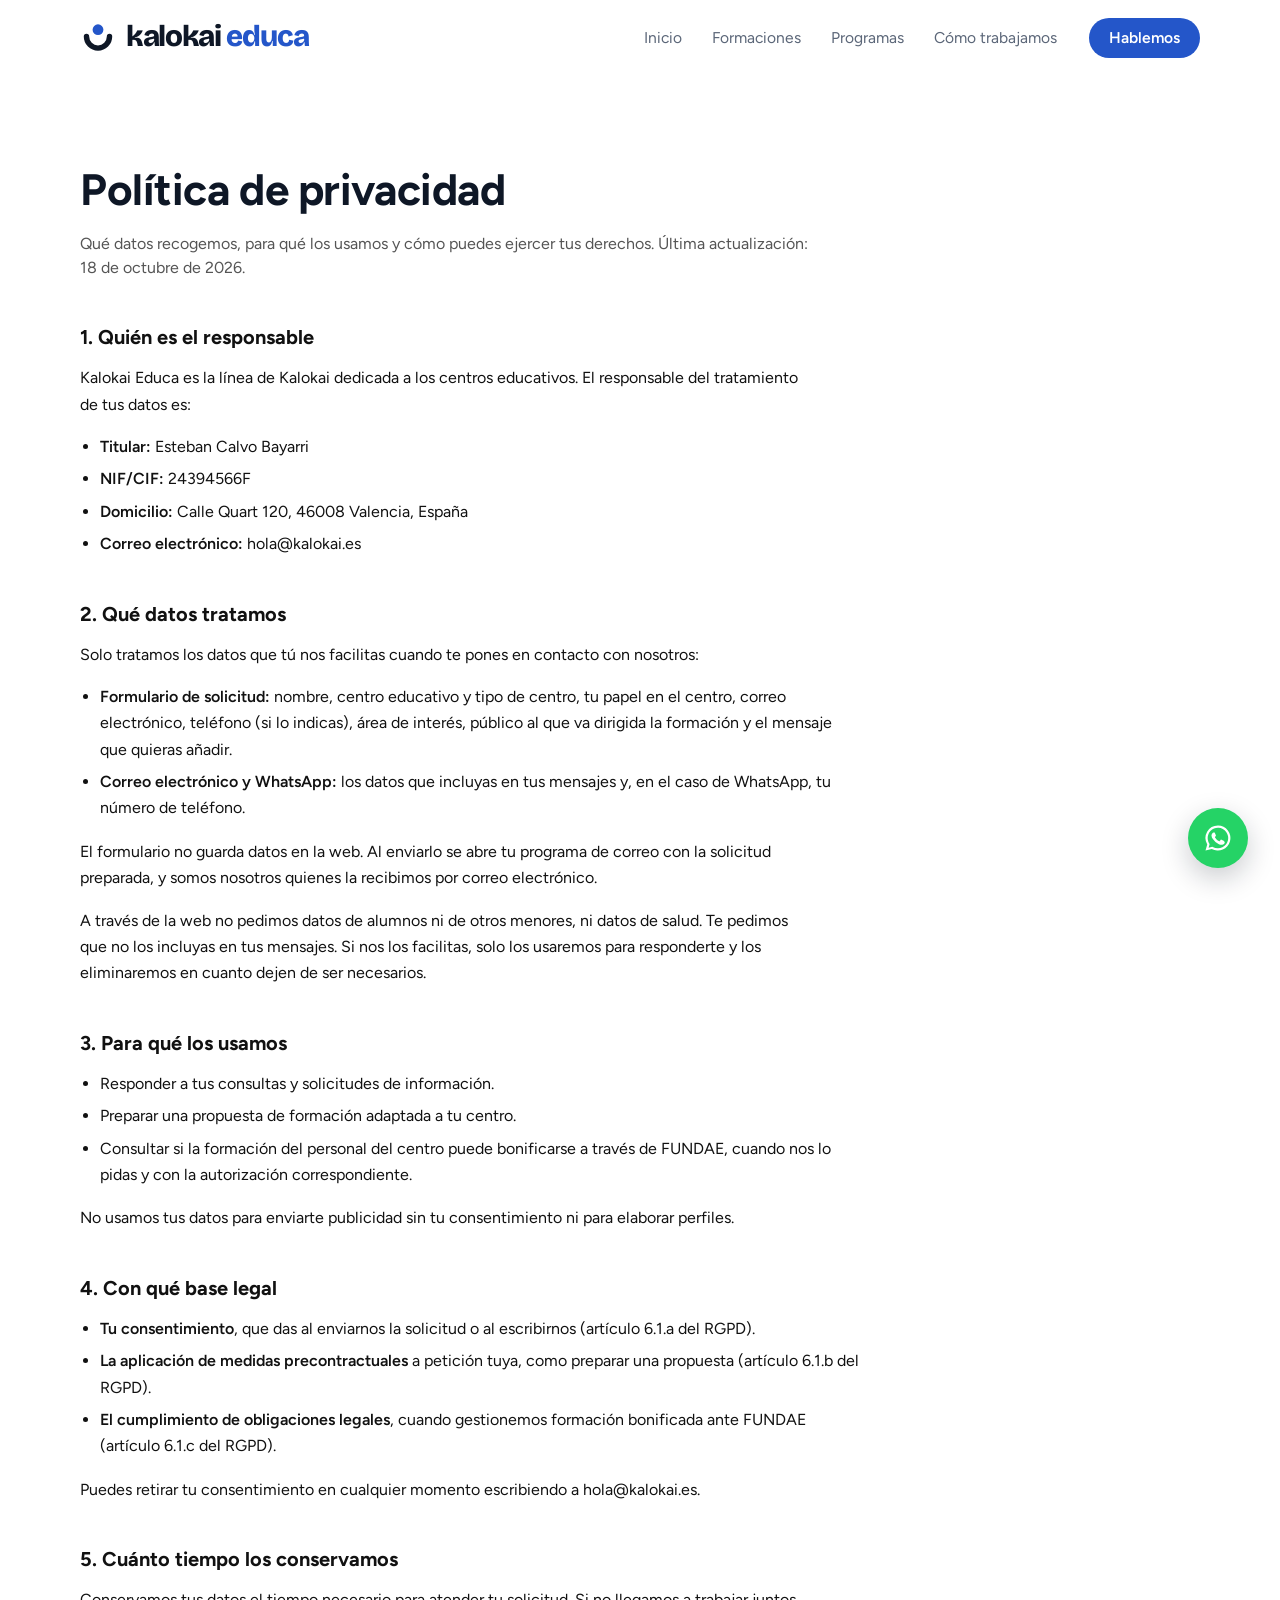
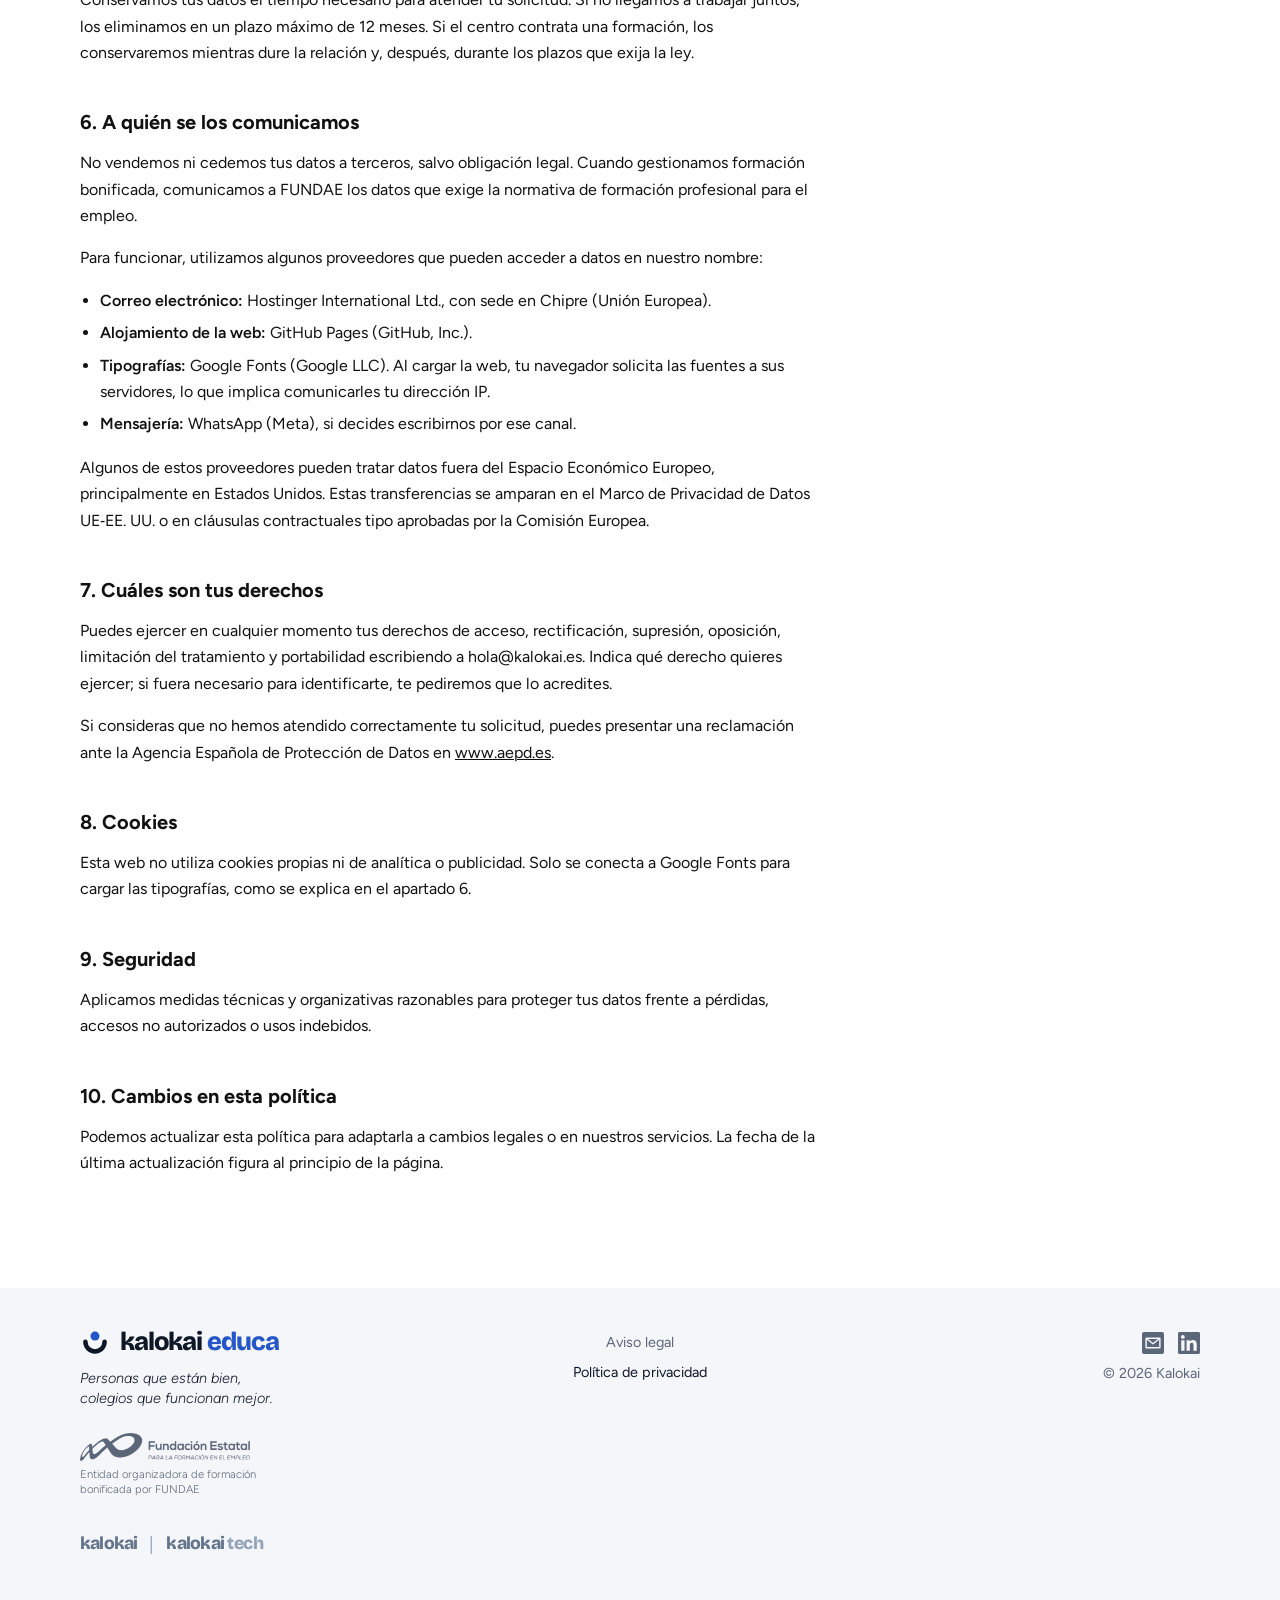
<file: privacidad.html>
<!doctype html>
<html lang="es">
<head>
  <meta charset="utf-8">
  <meta name="viewport" content="width=device-width, initial-scale=1">
  <title>Política de privacidad · Kalokai Educa</title>
  <meta name="description" content="Cómo trata Kalokai Educa los datos personales que recibe a través de su web, del correo electrónico y de WhatsApp.">
  <meta name="theme-color" content="#FFFFFF">
  <meta name="robots" content="noindex">
  <link rel="icon" href="favicon.svg" type="image/svg+xml">
  <link rel="preconnect" href="https://fonts.googleapis.com">
  <link rel="preconnect" href="https://fonts.gstatic.com" crossorigin>
  <link href="https://fonts.googleapis.com/css2?family=Bricolage+Grotesque:opsz,wght@12..96,600;12..96,800&family=Figtree:ital,wght@0,300;0,400;0,500;0,600;0,700;1,300&display=swap" rel="stylesheet">
  <link rel="stylesheet" href="styles.css">
</head>
<body class="legal-page">
  <a class="skip" href="#contenido">Saltar al contenido</a>

  <header class="site-header">
    <div class="wrap header-inner">
      <a class="logo" href="index.html" aria-label="Kalokai Educa, inicio">
        <svg class="logo-mark" viewBox="0 0 100 100" aria-hidden="true">
          <path d="M18 46 A32 32 0 0 0 82 46" class="logo-arc"></path>
          <circle cx="50" cy="27" r="15" class="logo-dot"></circle>
        </svg>
        <span class="logo-word">kalokai<span class="logo-sub">educa</span></span>
      </a>
      <nav aria-label="Principal">
        <ul class="nav">
          <li><a href="index.html">Inicio</a></li>
          <li><a href="formaciones.html">Formaciones</a></li>
          <li><a href="index.html#programas">Programas</a></li>
          <li><a href="index.html#metodo">Cómo trabajamos</a></li>
        </ul>
      </nav>
      <a class="btn btn-small" href="#solicitud" data-solicitud>Hablemos</a>
    </div>
  </header>

  <main id="contenido">
    <section class="page-hero">
      <div class="wrap">
        <h1 class="display">Política de privacidad</h1>
        <p class="lede">Qué datos recogemos, para qué los usamos y cómo puedes ejercer tus derechos. Última actualización: 18 de octubre de 2026.</p>
      </div>
    </section>

    <section class="legal-section">
      <div class="wrap legal">

        <h2>1. Quién es el responsable</h2>
        <p>Kalokai Educa es la línea de Kalokai dedicada a los centros educativos. El responsable del tratamiento de tus datos es:</p>
        <ul>
          <li><strong>Titular:</strong> Esteban Calvo Bayarri</li>
          <li><strong>NIF/CIF:</strong> 24394566F</li>
          <li><strong>Domicilio:</strong> Calle Quart 120, 46008 Valencia, España</li>
          <li><strong>Correo electrónico:</strong> hola@kalokai.es</li>
        </ul>

        <h2>2. Qué datos tratamos</h2>
        <p>Solo tratamos los datos que tú nos facilitas cuando te pones en contacto con nosotros:</p>
        <ul>
          <li><strong>Formulario de solicitud:</strong> nombre, centro educativo y tipo de centro, tu papel en el centro, correo electrónico, teléfono (si lo indicas), área de interés, público al que va dirigida la formación y el mensaje que quieras añadir.</li>
          <li><strong>Correo electrónico y WhatsApp:</strong> los datos que incluyas en tus mensajes y, en el caso de WhatsApp, tu número de teléfono.</li>
        </ul>
        <p>El formulario no guarda datos en la web. Al enviarlo se abre tu programa de correo con la solicitud preparada, y somos nosotros quienes la recibimos por correo electrónico.</p>
        <p>A través de la web no pedimos datos de alumnos ni de otros menores, ni datos de salud. Te pedimos que no los incluyas en tus mensajes. Si nos los facilitas, solo los usaremos para responderte y los eliminaremos en cuanto dejen de ser necesarios.</p>

        <h2>3. Para qué los usamos</h2>
        <ul>
          <li>Responder a tus consultas y solicitudes de información.</li>
          <li>Preparar una propuesta de formación adaptada a tu centro.</li>
          <li>Consultar si la formación del personal del centro puede bonificarse a través de FUNDAE, cuando nos lo pidas y con la autorización correspondiente.</li>
        </ul>
        <p>No usamos tus datos para enviarte publicidad sin tu consentimiento ni para elaborar perfiles.</p>

        <h2>4. Con qué base legal</h2>
        <ul>
          <li><strong>Tu consentimiento</strong>, que das al enviarnos la solicitud o al escribirnos (artículo 6.1.a del RGPD).</li>
          <li><strong>La aplicación de medidas precontractuales</strong> a petición tuya, como preparar una propuesta (artículo 6.1.b del RGPD).</li>
          <li><strong>El cumplimiento de obligaciones legales</strong>, cuando gestionemos formación bonificada ante FUNDAE (artículo 6.1.c del RGPD).</li>
        </ul>
        <p>Puedes retirar tu consentimiento en cualquier momento escribiendo a hola@kalokai.es.</p>

        <h2>5. Cuánto tiempo los conservamos</h2>
        <p>Conservamos tus datos el tiempo necesario para atender tu solicitud. Si no llegamos a trabajar juntos, los eliminamos en un plazo máximo de 12 meses. Si el centro contrata una formación, los conservaremos mientras dure la relación y, después, durante los plazos que exija la ley.</p>

        <h2>6. A quién se los comunicamos</h2>
        <p>No vendemos ni cedemos tus datos a terceros, salvo obligación legal. Cuando gestionamos formación bonificada, comunicamos a FUNDAE los datos que exige la normativa de formación profesional para el empleo.</p>
        <p>Para funcionar, utilizamos algunos proveedores que pueden acceder a datos en nuestro nombre:</p>
        <ul>
          <li><strong>Correo electrónico:</strong> Hostinger International Ltd., con sede en Chipre (Unión Europea).</li>
          <li><strong>Alojamiento de la web:</strong> GitHub Pages (GitHub, Inc.).</li>
          <li><strong>Tipografías:</strong> Google Fonts (Google LLC). Al cargar la web, tu navegador solicita las fuentes a sus servidores, lo que implica comunicarles tu dirección IP.</li>
          <li><strong>Mensajería:</strong> WhatsApp (Meta), si decides escribirnos por ese canal.</li>
        </ul>
        <p>Algunos de estos proveedores pueden tratar datos fuera del Espacio Económico Europeo, principalmente en Estados Unidos. Estas transferencias se amparan en el Marco de Privacidad de Datos UE‑EE. UU. o en cláusulas contractuales tipo aprobadas por la Comisión Europea.</p>

        <h2>7. Cuáles son tus derechos</h2>
        <p>Puedes ejercer en cualquier momento tus derechos de acceso, rectificación, supresión, oposición, limitación del tratamiento y portabilidad escribiendo a hola@kalokai.es. Indica qué derecho quieres ejercer; si fuera necesario para identificarte, te pediremos que lo acredites.</p>
        <p>Si consideras que no hemos atendido correctamente tu solicitud, puedes presentar una reclamación ante la Agencia Española de Protección de Datos en <a href="https://www.aepd.es" target="_blank" rel="noopener">www.aepd.es</a>.</p>

        <h2>8. Cookies</h2>
        <p>Esta web no utiliza cookies propias ni de analítica o publicidad. Solo se conecta a Google Fonts para cargar las tipografías, como se explica en el apartado 6.</p>

        <h2>9. Seguridad</h2>
        <p>Aplicamos medidas técnicas y organizativas razonables para proteger tus datos frente a pérdidas, accesos no autorizados o usos indebidos.</p>

        <h2>10. Cambios en esta política</h2>
        <p>Podemos actualizar esta política para adaptarla a cambios legales o en nuestros servicios. La fecha de la última actualización figura al principio de la página.</p>

      </div>
    </section>
  </main>

  <footer class="site-footer">
    <div class="wrap footer-inner">
      <div class="footer-brand">
        <a class="logo" href="index.html" aria-label="Kalokai Educa, inicio">
        <svg class="logo-mark" viewBox="0 0 100 100" aria-hidden="true">
          <path d="M18 46 A32 32 0 0 0 82 46" class="logo-arc"></path>
          <circle cx="50" cy="27" r="15" class="logo-dot"></circle>
        </svg>
        <span class="logo-word">kalokai<span class="logo-sub">educa</span></span>
        </a>
        <p class="footer-claim">Personas que están bien,<br>colegios que funcionan mejor.</p>
        <div class="footer-fundae">
          <img src="fundae-logo.png" width="1200" height="197" alt="FUNDAE">
          <p>Entidad organizadora de formación bonificada por FUNDAE</p>
        </div>
        <div class="footer-family" aria-label="Otras líneas de Kalokai">
          <a class="family-word" href="https://www.kalokai.es">kalokai</a>
          <span class="family-sep" aria-hidden="true">|</span>
          <a class="family-word" href="https://tech.kalokai.es">kalokai<span class="family-tech">tech</span></a>
        </div>
      </div>
      <div class="footer-links">
        <a class="footer-link" href="aviso-legal.html">Aviso legal</a>
        <a class="footer-link" href="privacidad.html" aria-current="page">Política de privacidad</a>
      </div>
      <div class="footer-contact">
        <div class="footer-social">
          <a class="footer-icon" href="mailto:hola@kalokai.es" aria-label="Escríbenos a hola@kalokai.es" title="hola@kalokai.es">
            <svg viewBox="0 0 24 24" aria-hidden="true"><rect width="24" height="24" rx="2.2"/><path class="cut" d="M4.5 6.8h15v10.4h-15zM5.2 7.4l6.8 5.4 6.8-5.4"/></svg>
          </a>
          <a class="footer-icon" href="https://www.linkedin.com/company/kalokai/" target="_blank" rel="noopener" aria-label="Kalokai en LinkedIn">
            <svg viewBox="0 0 24 24" aria-hidden="true"><path d="M20.45 20.45h-3.56v-5.57c0-1.33-.02-3.04-1.85-3.04-1.85 0-2.14 1.45-2.14 2.94v5.67H9.35V9h3.41v1.56h.05c.48-.9 1.64-1.85 3.37-1.85 3.6 0 4.27 2.37 4.27 5.46v6.28ZM5.34 7.43a2.06 2.06 0 1 1 0-4.13 2.06 2.06 0 0 1 0 4.13ZM7.12 20.45H3.56V9h3.56v11.45ZM22.22 0H1.77C.79 0 0 .77 0 1.73v20.54C0 23.23.79 24 1.77 24h20.45c.98 0 1.78-.77 1.78-1.73V1.73C24 .77 23.2 0 22.22 0Z"/></svg>
          </a>
        </div>
        <p class="small">© 2026 Kalokai</p>
      </div>
    </div>
  </footer>

  <a class="wa-float" href="https://wa.me/34711229286?text=Hola%20Kalokai%20Educa%2C%20me%20gustar%C3%ADa%20recibir%20informaci%C3%B3n%20para%20mi%20centro." target="_blank" rel="noopener" aria-label="Escríbenos por WhatsApp">
    <svg viewBox="0 0 24 24" aria-hidden="true"><path d="M12 2a10 10 0 0 0-8.6 15.1L2 22l5-1.3A10 10 0 1 0 12 2Zm0 18.2a8.2 8.2 0 0 1-4.2-1.1l-.3-.2-3 .8.8-2.9-.2-.3A8.2 8.2 0 1 1 12 20.2Zm4.5-6.1c-.2-.1-1.5-.7-1.7-.8-.2-.1-.4-.1-.6.1l-.8 1c-.1.2-.3.2-.5.1a6.7 6.7 0 0 1-3.3-2.9c-.3-.4.3-.4.7-1.4.1-.2 0-.3 0-.4l-.8-1.8c-.2-.5-.4-.4-.6-.4h-.5a1 1 0 0 0-.7.3 3 3 0 0 0-.9 2.2 5.2 5.2 0 0 0 1.1 2.7 11.8 11.8 0 0 0 4.5 4c1.7.7 2.3.8 3.1.6.5-.1 1.5-.6 1.7-1.2.2-.6.2-1.1.2-1.2-.1-.1-.2-.2-.5-.3Z"/></svg>
  </a>

  <script src="script.js"></script>
</body>
</html>
</file>
<file: styles.css>
/* Kalokai Educa — hoja de estilos
   Fondos claros, texto en azul noche y un único acento azul (opción B). */

:root {
  /* Paleta */
  --blanco: #FFFFFF;      /* fondo principal */
  --tiza: #F4F6FA;        /* secciones alternas */
  --celeste: #E8EEFB;     /* fondos suaves del acento y tarjetas destacadas */
  --tinta: #0E1726;       /* texto principal (el azul noche de Kalokai) */
  --pizarra: #5B6678;     /* texto secundario */
  --linea: #DDE3EC;       /* bordes y separadores */
  --azul: #2456C9;        /* color de acento: botones, enlaces y detalles */
  --azul-hover: #1D47A8;

  --display: "Bricolage Grotesque", "Helvetica Neue", Arial, sans-serif;
  --text: "Figtree", "Helvetica Neue", Arial, sans-serif;

  --wrap: 1200px;
  --gutter: clamp(16px, 4vw, 40px);
  --section: clamp(72px, 10vw, 128px);
  --radius-lg: 28px;
  --radius-md: 20px;
}

*, *::before, *::after { box-sizing: border-box; }
html { scroll-behavior: smooth; }

body {
  margin: 0;
  background: var(--blanco);
  color: var(--tinta);
  font-family: var(--text);
  font-size: 1.0625rem;
  line-height: 1.6;
  -webkit-font-smoothing: antialiased;
}

a { color: inherit; }
p { margin: 0 0 1em; }
[hidden] { display: none !important; }

:focus-visible { outline: 2px solid var(--azul); outline-offset: 3px; border-radius: 4px; }

.skip {
  position: absolute; left: 16px; top: -60px; z-index: 20;
  background: var(--azul); color: var(--blanco);
  padding: 10px 16px; border-radius: 999px;
}
.skip:focus { top: 12px; }

.wrap { max-width: var(--wrap); margin: 0 auto; padding: 0 var(--gutter); }

/* Logo: símbolo de Kalokai con el círculo en azul, y «educa» junto a la palabra */

.logo { display: inline-flex; align-items: center; gap: 10px; text-decoration: none; }
.logo-mark { width: 36px; height: 36px; flex-shrink: 0; }
.logo-arc { fill: none; stroke: var(--tinta); stroke-width: 15; stroke-linecap: round; }
.logo-dot { fill: var(--azul); }
.logo-word {
  font-family: var(--display); font-weight: 800; font-size: 1.85rem;
  line-height: 1; letter-spacing: -0.045em; padding-bottom: 3px;
}
.logo-sub { color: var(--azul); letter-spacing: -0.03em; margin-left: 0.18em; }

/* Tipografía */

.display {
  font-family: var(--display); font-weight: 800;
  font-size: clamp(2.6rem, 1.3rem + 4.4vw, 4.7rem);
  line-height: 1; letter-spacing: -0.04em; margin: 0; text-wrap: balance;
}
.h2 {
  font-family: var(--display); font-weight: 800;
  font-size: clamp(2rem, 1.4rem + 2.4vw, 3.3rem);
  line-height: 1.04; letter-spacing: -0.035em; margin: 0; text-wrap: balance;
}
.lede {
  font-size: clamp(1.125rem, 1rem + 0.45vw, 1.3rem); line-height: 1.55;
  color: var(--pizarra); max-width: 34em; margin: 26px 0 0;
}
.lede strong { font-weight: 600; color: var(--tinta); }
.intro { color: var(--pizarra); font-size: 1.125rem; max-width: 34em; margin: 0; }
.azul { color: var(--azul); }
.eyebrow {
  margin: 0 0 14px; font-size: 0.8rem; font-weight: 600;
  letter-spacing: 0.1em; text-transform: uppercase; color: var(--azul);
}

/* Botones y enlaces */

.btn {
  display: inline-flex; align-items: center; gap: 10px;
  background: var(--azul); color: var(--blanco);
  font-family: var(--text); font-size: 1.0625rem; font-weight: 600; line-height: 1.2;
  text-decoration: none; padding: 16px 28px; border: 0; border-radius: 999px;
  cursor: pointer; transition: background-color 0.2s ease, color 0.2s ease;
}
.btn:hover { background: var(--azul-hover); }
.btn-small { padding: 11px 20px; font-size: 0.975rem; }
.btn-secondary { background: var(--celeste); color: var(--azul); }
.btn-secondary:hover { background: var(--azul); color: var(--blanco); }

.link {
  font-weight: 600; color: var(--azul); text-decoration: underline;
  text-decoration-thickness: 2px; text-underline-offset: 6px;
}
.link:hover { color: var(--azul-hover); }

/* Cabecera */

.site-header {
  position: sticky; top: 0; z-index: 10;
  background: color-mix(in srgb, var(--blanco) 90%, transparent);
  backdrop-filter: blur(10px);
  border-bottom: 1px solid transparent; transition: border-color 0.2s ease;
}
.site-header.scrolled { border-bottom-color: var(--linea); }
.header-inner { display: flex; align-items: center; gap: 32px; height: 76px; }
.header-inner nav { margin-left: auto; }
.nav { display: flex; gap: 30px; list-style: none; margin: 0; padding: 0; }
.nav a { text-decoration: none; font-size: 0.975rem; color: var(--pizarra); }
.nav a:hover { color: var(--tinta); }
.nav a[aria-current="page"] {
  color: var(--tinta); text-decoration: underline; text-decoration-color: var(--azul);
  text-decoration-thickness: 2px; text-underline-offset: 8px;
}

/* Menú para móvil y tablet */

.menu-toggle {
  display: none; width: 44px; height: 44px; flex-shrink: 0;
  border: 1px solid var(--linea); border-radius: 50%; background: transparent; cursor: pointer;
  flex-direction: column; align-items: center; justify-content: center; gap: 4px;
}
.menu-toggle span {
  display: block; width: 18px; height: 2px; border-radius: 2px; background: var(--tinta);
  transition: transform 0.2s ease, opacity 0.2s ease;
}
.menu-toggle.open span:nth-child(1) { transform: translateY(6px) rotate(45deg); }
.menu-toggle.open span:nth-child(2) { opacity: 0; }
.menu-toggle.open span:nth-child(3) { transform: translateY(-6px) rotate(-45deg); }
.mobile-menu { border-top: 1px solid var(--linea); background: var(--blanco); }
.mobile-menu ul { list-style: none; margin: 0 auto; padding-top: 8px; padding-bottom: 24px; }
.mobile-menu li { border-bottom: 1px solid var(--linea); }
.mobile-menu a {
  display: block; padding: 18px 0; text-decoration: none;
  font-family: var(--display); font-weight: 600; font-size: 1.4rem; letter-spacing: -0.015em;
  color: var(--pizarra);
}
.mobile-menu a:hover, .mobile-menu a[aria-current="page"] { color: var(--tinta); }
.mobile-menu a[aria-current="page"] {
  text-decoration: underline; text-decoration-color: var(--azul);
  text-decoration-thickness: 2px; text-underline-offset: 8px;
}

/* Portada */

.hero { padding: clamp(48px, 8vw, 104px) 0 var(--section); overflow: hidden; }
.hero-grid {
  display: grid; grid-template-columns: minmax(0, 1.45fr) minmax(0, 1fr);
  gap: clamp(40px, 6vw, 96px); align-items: center;
}
.actions { display: flex; flex-wrap: wrap; align-items: center; gap: 16px 28px; margin-top: 40px; }
.hero-art { justify-self: end; width: 100%; max-width: 420px; }
.hero-art svg { display: block; width: 100%; height: auto; overflow: visible; }
.ring { fill: var(--tiza); stroke: var(--linea); stroke-width: 0.6; }
.art-arc { fill: none; stroke: var(--tinta); stroke-width: 13; stroke-linecap: round; }
.art-dot { fill: var(--azul); }
@media (prefers-reduced-motion: no-preference) {
  .art-arc { stroke-dasharray: 101; stroke-dashoffset: 101; animation: draw 1.1s cubic-bezier(0.6, 0, 0.2, 1) 0.2s forwards; }
  .art-dot { transform-box: fill-box; transform-origin: center; animation: rise 0.9s cubic-bezier(0.2, 0.8, 0.2, 1.2) 0.9s both; }
}
@keyframes draw { to { stroke-dashoffset: 0; } }
@keyframes rise { from { opacity: 0; transform: translateY(40%) scale(0.6); } to { opacity: 1; transform: none; } }

/* Secciones */

.section { padding: var(--section) 0; }
.section-tiza { background: var(--tiza); }
.section-head {
  display: grid; grid-template-columns: minmax(0, 1fr) minmax(0, 1fr);
  gap: 24px clamp(40px, 6vw, 96px); align-items: end; margin-bottom: clamp(44px, 6vw, 68px);
}
.section-head.centrada { display: block; text-align: center; }
.section-head.centrada .intro { margin: 20px auto 0; text-wrap: balance; }

/* A quién formamos: tres públicos */

.publicos { list-style: none; margin: 0; padding: 0; display: grid; grid-template-columns: repeat(3, minmax(0, 1fr)); gap: clamp(28px, 4vw, 56px); }
.publicos li { border-top: 2px solid var(--tinta); padding-top: 28px; }
.publicos h3 { font-family: var(--display); font-weight: 800; font-size: 1.75rem; letter-spacing: -0.03em; line-height: 1.1; margin: 20px 0 10px; }
.publicos p { color: var(--pizarra); margin: 0; }
.icon { width: 32px; height: 32px; fill: none; stroke: var(--azul); stroke-width: 1.6; stroke-linecap: round; stroke-linejoin: round; }

/* Frase central */

.statement { background: var(--celeste); padding: clamp(64px, 9vw, 112px) 0; }
.statement-inner { display: flex; flex-direction: column; align-items: center; text-align: center; gap: 28px; }
.statement .bar { display: block; width: 64px; height: 8px; border-radius: 4px; background: var(--azul); }
.statement p {
  font-family: var(--display); font-weight: 800; font-size: clamp(1.9rem, 1.2rem + 3vw, 3.8rem);
  line-height: 1.06; letter-spacing: -0.04em; max-width: 18em; margin: 0; text-wrap: balance;
}

/* Líneas de formación */

.linea + .linea { margin-top: clamp(56px, 7vw, 88px); }
.linea-head { display: flex; flex-wrap: wrap; align-items: baseline; gap: 8px 18px; margin-bottom: 24px; }
.linea-num {
  display: inline-flex; align-items: center; justify-content: center;
  height: 30px; padding: 0 14px; border-radius: 999px;
  background: var(--celeste); color: var(--azul);
  font-size: 0.85rem; font-weight: 600; letter-spacing: 0.04em;
}
.linea-head h3 { font-family: var(--display); font-weight: 800; font-size: clamp(1.8rem, 1.4rem + 1.4vw, 2.5rem); letter-spacing: -0.035em; line-height: 1.05; margin: 0; }
.linea-head p { color: var(--pizarra); margin: 0; flex-basis: 100%; }

.bloques { display: grid; gap: 16px; }
.bloques-2 { grid-template-columns: repeat(2, minmax(0, 1fr)); }
.bloques-5 { grid-template-columns: repeat(6, minmax(0, 1fr)); }
.bloques-5 .bloque { grid-column: span 2; }
.bloques-5 .bloque:nth-child(4), .bloques-5 .bloque:nth-child(5) { grid-column: span 3; }

.bloque {
  background: var(--blanco); border: 1px solid var(--linea); border-radius: var(--radius-lg);
  padding: clamp(26px, 3vw, 36px); display: flex; flex-direction: column;
}
.section-tiza .bloque { border-color: transparent; }
.bloque h4 { font-family: var(--display); font-weight: 800; font-size: clamp(1.5rem, 1.3rem + 0.7vw, 1.9rem); letter-spacing: -0.03em; line-height: 1.08; margin: 0 0 8px; }
.bloque-tag { color: var(--azul); font-weight: 500; margin: 0 0 22px; }
.bloque ul { list-style: none; margin: auto 0 0; padding: 0; }
.bloque li { padding: 11px 0; border-top: 1px solid var(--linea); color: var(--pizarra); font-size: 0.98rem; }

/* Programas */

.programas { display: grid; grid-template-columns: repeat(3, minmax(0, 1fr)); gap: 16px; }
.programa { background: var(--blanco); border: 1px solid var(--linea); border-radius: var(--radius-lg); padding: clamp(26px, 3vw, 36px); display: flex; flex-direction: column; gap: 14px; }
.programa.destacado { background: var(--celeste); border-color: var(--celeste); }
.programa-para { margin: 0; font-size: 0.8rem; font-weight: 600; letter-spacing: 0.1em; text-transform: uppercase; color: var(--azul); }
.programa h3 { font-family: var(--display); font-weight: 800; font-size: 1.6rem; letter-spacing: -0.03em; line-height: 1.1; margin: 0; }
.programa p { color: var(--pizarra); margin: 0; }

/* Cómo trabajamos */

.steps { list-style: none; counter-reset: step; margin: 0; padding: 0; display: grid; grid-template-columns: repeat(4, minmax(0, 1fr)); gap: clamp(24px, 3vw, 40px); }
.steps li { counter-increment: step; border-top: 1px solid var(--linea); padding-top: 28px; }
.steps li::before {
  content: counter(step); display: flex; align-items: center; justify-content: center;
  width: 48px; height: 48px; border-radius: 50%; background: var(--azul); color: var(--blanco);
  font-family: var(--display); font-weight: 800; font-size: 1.25rem; margin-bottom: 24px;
}
.steps h3 { font-family: var(--display); font-weight: 600; font-size: 1.35rem; line-height: 1.2; letter-spacing: -0.015em; margin: 0 0 10px; }
.steps p { color: var(--pizarra); margin: 0; font-size: 1rem; }

/* Bonificación y cierre */

.nota {
  display: grid; grid-template-columns: auto minmax(0, 1fr); gap: 20px; align-items: start;
  margin-top: clamp(40px, 5vw, 56px); padding: 24px 28px; border-radius: var(--radius-md);
  background: var(--tiza);
}
.section-tiza .nota { background: var(--blanco); }
.nota .icon { width: 28px; height: 28px; margin-top: 2px; }
.nota p { margin: 0; color: var(--pizarra); }
.nota strong { color: var(--tinta); font-weight: 600; }

.cierre { padding: var(--section) 0; }
.cierre-card {
  background: var(--celeste); border-radius: var(--radius-lg);
  padding: clamp(40px, 6vw, 80px) var(--gutter); text-align: center;
  display: flex; flex-direction: column; align-items: center; gap: 20px;
}
.cierre-card .h2 { max-width: 15em; }
.cierre-card p { color: var(--pizarra); margin: 0; max-width: 34em; text-wrap: balance; }
.cierre-card .actions { margin-top: 12px; justify-content: center; }

/* Página: formaciones */

.page-hero { background: var(--tiza); padding: clamp(48px, 8vw, 96px) 0 clamp(48px, 7vw, 88px); text-align: center; }
.page-hero .display { font-size: clamp(2.4rem, 1.4rem + 4vw, 4.4rem); }
.page-hero .lede { margin-left: auto; margin-right: auto; text-wrap: balance; }

.filtros { display: flex; flex-wrap: wrap; justify-content: center; gap: 8px; margin-top: 36px; }
.filtro {
  font: inherit; font-size: 0.975rem; font-weight: 500; cursor: pointer;
  padding: 10px 18px; border-radius: 999px; border: 1px solid var(--linea);
  background: var(--blanco); color: var(--pizarra); transition: all 0.15s ease;
}
.filtro:hover { border-color: var(--azul); color: var(--azul); }
.filtro[aria-pressed="true"] { background: var(--azul); border-color: var(--azul); color: var(--blanco); }

.catalogo-linea + .catalogo-linea { margin-top: clamp(64px, 8vw, 104px); }
.catalogo-area { margin-top: 40px; }
.catalogo-area > h3 { font-family: var(--display); font-weight: 800; font-size: 1.6rem; letter-spacing: -0.03em; margin: 0 0 18px; display: flex; align-items: baseline; gap: 14px; flex-wrap: wrap; }
.catalogo-area > h3 span { font-family: var(--text); font-weight: 400; font-size: 1rem; letter-spacing: 0; color: var(--pizarra); }
.fichas { display: grid; grid-template-columns: repeat(2, minmax(0, 1fr)); gap: 16px; }
.ficha { border: 1px solid var(--linea); border-radius: var(--radius-md); padding: 24px 26px; display: flex; flex-direction: column; gap: 10px; background: var(--blanco); }
.ficha h4 { font-family: var(--display); font-weight: 600; font-size: 1.3rem; letter-spacing: -0.02em; line-height: 1.2; margin: 0; }
.ficha p { margin: 0; color: var(--pizarra); font-size: 0.98rem; }
.ficha-meta { display: flex; flex-wrap: wrap; gap: 6px; margin-top: auto; padding-top: 8px; }
.ficha-meta span { font-size: 0.85rem; font-weight: 500; padding: 4px 12px; border-radius: 999px; background: var(--tiza); color: var(--pizarra); }
.ficha-meta .pub { background: var(--celeste); color: var(--azul); }
.catalogo-vacio { text-align: center; color: var(--pizarra); margin: 32px 0 0; }

/* Formulario emergente de solicitud */

.form-dialog {
  width: min(760px, calc(100% - 32px)); max-height: calc(100% - 32px); overflow-y: auto;
  border: 0; border-radius: var(--radius-lg); background: var(--blanco); color: var(--tinta);
  padding: clamp(28px, 4vw, 48px);
}
.form-dialog::backdrop { background: rgba(14, 23, 38, 0.55); backdrop-filter: blur(4px); }
.dialog-close {
  position: absolute; top: 16px; right: 16px; width: 44px; height: 44px;
  border: 1px solid var(--linea); border-radius: 50%; background: var(--blanco); color: var(--tinta);
  font-size: 1.6rem; line-height: 1; cursor: pointer;
}
.dialog-close:hover { border-color: var(--azul); }
.dialog-title { font-family: var(--display); font-weight: 800; font-size: clamp(1.8rem, 1.4rem + 1.4vw, 2.4rem); line-height: 1.05; letter-spacing: -0.035em; margin: 0 56px 10px 0; }
.dialog-intro { color: var(--pizarra); margin: 0 0 28px; }

.form { display: grid; grid-template-columns: 1fr 1fr; gap: 20px; }
.field { display: flex; flex-direction: column; gap: 8px; }
.field-wide { grid-column: 1 / -1; }
.form fieldset { border: 0; margin: 0; padding: 0; min-width: 0; }
.form legend, label { font-size: 0.95rem; font-weight: 500; color: var(--tinta); }
.form legend { margin-bottom: 8px; padding: 0; }
input, select, textarea {
  font: inherit; color: var(--tinta); background: var(--blanco);
  border: 1px solid var(--linea); border-radius: 14px; padding: 13px 16px; width: 100%;
}
select {
  appearance: none; padding-right: 40px; background-repeat: no-repeat; background-size: 6px 6px;
  background-image: linear-gradient(45deg, transparent 50%, var(--pizarra) 50%), linear-gradient(135deg, var(--pizarra) 50%, transparent 50%);
  background-position: calc(100% - 22px) 50%, calc(100% - 16px) 50%;
}
textarea { resize: vertical; }
input:focus-visible, select:focus-visible, textarea:focus-visible { outline: 2px solid var(--azul); outline-offset: 0; border-color: var(--azul); }
.field.invalid input { border-color: #C8242F; }
.chips { display: flex; flex-wrap: wrap; gap: 8px; }
.chips label {
  display: inline-flex; align-items: center; gap: 8px; padding: 10px 16px; cursor: pointer;
  border: 1px solid var(--linea); border-radius: 999px; color: var(--pizarra); font-weight: 400;
}
.chips input { width: auto; padding: 0; flex: none; accent-color: var(--azul); margin: 0; }
.chips label:has(input:checked) { border-color: var(--azul); color: var(--tinta); background: var(--celeste); }
.check { display: flex; gap: 10px; align-items: flex-start; font-weight: 400; color: var(--pizarra); }
.check input { width: auto; padding: 0; flex: none; margin-top: 5px; accent-color: var(--azul); }
.check a { color: var(--azul); text-decoration: none; }
.optional { color: var(--pizarra); font-weight: 400; }
.form-foot { display: flex; flex-wrap: wrap; align-items: center; gap: 16px 24px; margin-top: 4px; }
.form-status { margin: 0; font-size: 0.95rem; color: var(--pizarra); }
.form-status.error { color: #C8242F; }
.form-legal { margin: 0; font-size: 0.72rem; line-height: 1.4; color: var(--pizarra); }
.form-legal a { color: inherit; text-decoration: none; }
.form-legal a:hover { color: var(--azul); }

/* Pie */

.site-footer { background: var(--tiza); padding: 40px 0 104px; } /* margen inferior para que el botón de WhatsApp no tape el texto */
.footer-inner { display: grid; grid-template-columns: 1fr auto 1fr; align-items: start; gap: 24px 32px; }
.footer-inner p { margin: 0; color: var(--pizarra); }
.footer-brand { display: flex; flex-direction: column; align-items: flex-start; gap: 10px; }
.footer-brand .logo-word { font-size: 1.6rem; }
.footer-brand .logo-mark { width: 30px; height: 30px; }
.footer-inner .footer-claim { color: var(--tinta); font-weight: 300; font-style: italic; font-size: 0.9rem; line-height: 1.4; }
.footer-links { display: flex; flex-direction: column; align-items: center; gap: 2px; }
.footer-link { color: var(--pizarra); font-size: 0.9rem; text-decoration: none; line-height: 28px; }
.footer-link:hover, .footer-link[aria-current="page"] { color: var(--tinta); }
.footer-contact { justify-self: end; display: flex; flex-direction: column; align-items: flex-end; gap: 4px; }
.footer-inner .small { font-size: 0.9rem; }
.footer-social { display: flex; align-items: center; gap: 14px; height: 30px; }
.footer-icon { display: inline-flex; color: var(--pizarra); transition: color 0.2s ease; }
.footer-icon svg { width: 22px; height: 22px; fill: currentColor; }
.footer-icon .cut { fill: none; stroke: var(--tiza); stroke-width: 1.6; stroke-linejoin: round; stroke-linecap: round; }
.footer-icon:hover { color: var(--azul); }

/* Botón flotante de WhatsApp */

.wa-float {
  position: fixed; right: clamp(16px, 3vw, 32px); bottom: clamp(16px, 3vw, 32px); z-index: 15;
  width: 60px; height: 60px; border-radius: 50%;
  background: #25D366; /* verde corporativo de WhatsApp */
  color: #FFFFFF; display: flex; align-items: center; justify-content: center;
  box-shadow: 0 10px 28px rgba(14, 23, 38, 0.22);
  transition: background-color 0.2s ease, transform 0.2s ease;
}
.wa-float:hover { background: #1EBE5B; transform: translateY(-2px); }
.wa-float svg { width: 30px; height: 30px; fill: currentColor; }

/* Páginas legales: fondo blanco, texto negro y una sola tipografía */

.legal-page .page-hero { background: var(--blanco); text-align: left; padding: clamp(48px, 7vw, 88px) 0 0; }
.legal-page .page-hero .display { font-family: var(--text); font-weight: 700; font-size: clamp(2rem, 1.6rem + 1.6vw, 2.75rem); line-height: 1.15; letter-spacing: -0.01em; }
.legal-page .page-hero .lede { margin: 16px 0 0; max-width: 46em; font-size: 1rem; color: #555555; text-wrap: pretty; }
.legal-section { padding: 40px 0 96px; }
.legal > * { max-width: 46em; }
.legal h2 { font-family: var(--text); font-weight: 700; font-size: 1.25rem; margin: 40px 0 12px; color: #111111; }
.legal h2:first-child { margin-top: 0; }
.legal p, .legal li { color: #111111; font-size: 1rem; line-height: 1.65; }
.legal strong { font-weight: 600; }
.legal ul { margin: 0 0 1em; padding-left: 1.2em; display: grid; gap: 6px; }
.legal a { color: #111111; text-decoration: underline; text-decoration-thickness: 1px; }

/* Pantallas medianas y pequeñas */

@media (max-width: 1100px) {
  .header-inner { gap: 24px; }
  .nav { gap: 20px; }
  .bloques-5 { grid-template-columns: repeat(2, minmax(0, 1fr)); }
  .bloques-5 .bloque, .bloques-5 .bloque:nth-child(4), .bloques-5 .bloque:nth-child(5) { grid-column: auto; }
  .bloques-5 .bloque:nth-child(5) { grid-column: 1 / -1; }
}

@media (max-width: 980px) {
  .hero-grid { grid-template-columns: 1fr; }
  .hero-art { justify-self: start; max-width: 240px; order: -1; }
  .section-head { grid-template-columns: 1fr; }
  .publicos, .programas { grid-template-columns: 1fr; }
  .nav { display: none; }
  .header-inner { justify-content: space-between; gap: 12px; }
  .header-inner .btn-small { margin-left: auto; }
  .menu-toggle { display: flex; }
  .steps { grid-template-columns: 1fr 1fr; row-gap: 48px; }
}

@media (max-width: 680px) {
  .logo-word { font-size: 1.55rem; }
  .logo-mark { width: 30px; height: 30px; }
  .hero-art { max-width: 170px; }
  .bloques-2, .bloques-5, .fichas { grid-template-columns: 1fr; }
  .bloques-5 .bloque:nth-child(5) { grid-column: auto; }
  .steps { grid-template-columns: 1fr; }
  .form { grid-template-columns: 1fr; }
  .nota { grid-template-columns: 1fr; gap: 12px; }
  .footer-inner { grid-template-columns: 1fr; justify-items: center; text-align: center; }
  .footer-brand { align-items: center; }
  .footer-contact { justify-self: center; align-items: center; }
  .footer-links { margin: 16px 0; }
}

@media (max-width: 400px) {
  .header-inner .btn-small { padding: 10px 14px; font-size: 0.9rem; }
  .logo-word { font-size: 1.4rem; }
}

/* Sello de entidad organizadora de FUNDAE en el pie */
.footer-fundae { display: flex; flex-direction: column; align-items: flex-start; gap: 6px; margin-top: 14px; }
.footer-fundae img { display: block; width: 170px; height: auto; }
.footer-inner .footer-fundae p { font-size: 0.7rem; font-weight: 300; line-height: 1.35; color: var(--pizarra); max-width: 19em; }
@media (max-width: 680px) {
  .footer-fundae { align-items: center; }
}

/* Logos de las otras líneas de Kalokai, debajo del sello de FUNDAE (como en tech.kalokai.es) */
.footer-family { display: flex; align-items: center; gap: 12px; margin-top: 28px; }
.family-word { font-family: var(--display); font-weight: 800; font-size: 1.1rem; line-height: 1; letter-spacing: -0.045em; color: #64748B; text-decoration: none; transition: color 0.2s ease; }
.family-word:hover { color: var(--tinta); }
.family-word:hover .family-tech { color: #4F46E5; } /* indigo de Kalokai Tech */
.family-tech { color: #94A3B8; transition: color 0.2s ease; letter-spacing: -0.03em; margin-left: 0.18em; }
.family-sep { color: #94A3B8; font-size: 1.1rem; line-height: 1; }

/* Móvil: el sello de FUNDAE pasa al final del pie, justo antes del copyright */
@media (max-width: 680px) {
  .footer-inner { row-gap: 0; }
  .footer-brand, .footer-contact { display: contents; }
  .footer-brand .logo { order: 1; }
  .footer-claim { order: 2; margin-top: 10px !important; }
  .footer-links { order: 3; margin: 28px 0 !important; }
  .footer-social { order: 4; }
  .footer-fundae { order: 5; margin-top: 28px; }
  .footer-family { order: 2; margin-top: 28px; }
  .footer-inner .small { order: 6; margin-top: 14px; }
}

/* Formaciones: filtro «Bonificables», separado de los filtros por público */
.filtro-fundae { margin-left: 12px; position: relative; }
.filtro-fundae::before { content: ""; position: absolute; left: -11px; top: 8px; bottom: 8px; width: 1px; background: var(--linea); }
.filtro-nota { max-width: 36em; margin: 18px auto 0; font-size: 0.95rem; color: var(--pizarra); text-wrap: balance; }
@media (max-width: 480px) {
  .filtro-fundae { margin-left: 0; }
  .filtro-fundae::before { display: none; }
}

/* Formaciones: sello «Bonificable» en las fichas que pueden bonificarse por FUNDAE.
   Ámbar de Kalokai, el color de la formación bonificada en la marca madre. */
.ficha.es-bonificable { position: relative; }
.ficha.es-bonificable h4 { padding-right: 112px; }
.sello-fundae {
  position: absolute; top: 22px; right: 20px;
  display: inline-flex; align-items: center; gap: 4px;
  padding: 3px 9px 3px 6px; border-radius: 999px;
  background: #FFB224; color: var(--tinta);
  font-size: 0.72rem; font-weight: 600; line-height: 1.2;
}
.sello-fundae svg { width: 13px; height: 13px; fill: none; stroke: currentColor; stroke-width: 2; stroke-linecap: round; stroke-linejoin: round; }
@media (max-width: 480px) {
  .ficha.es-bonificable h4 { padding-right: 0; }
  .sello-fundae { position: static; align-self: flex-start; order: -1; }
}
</file>
